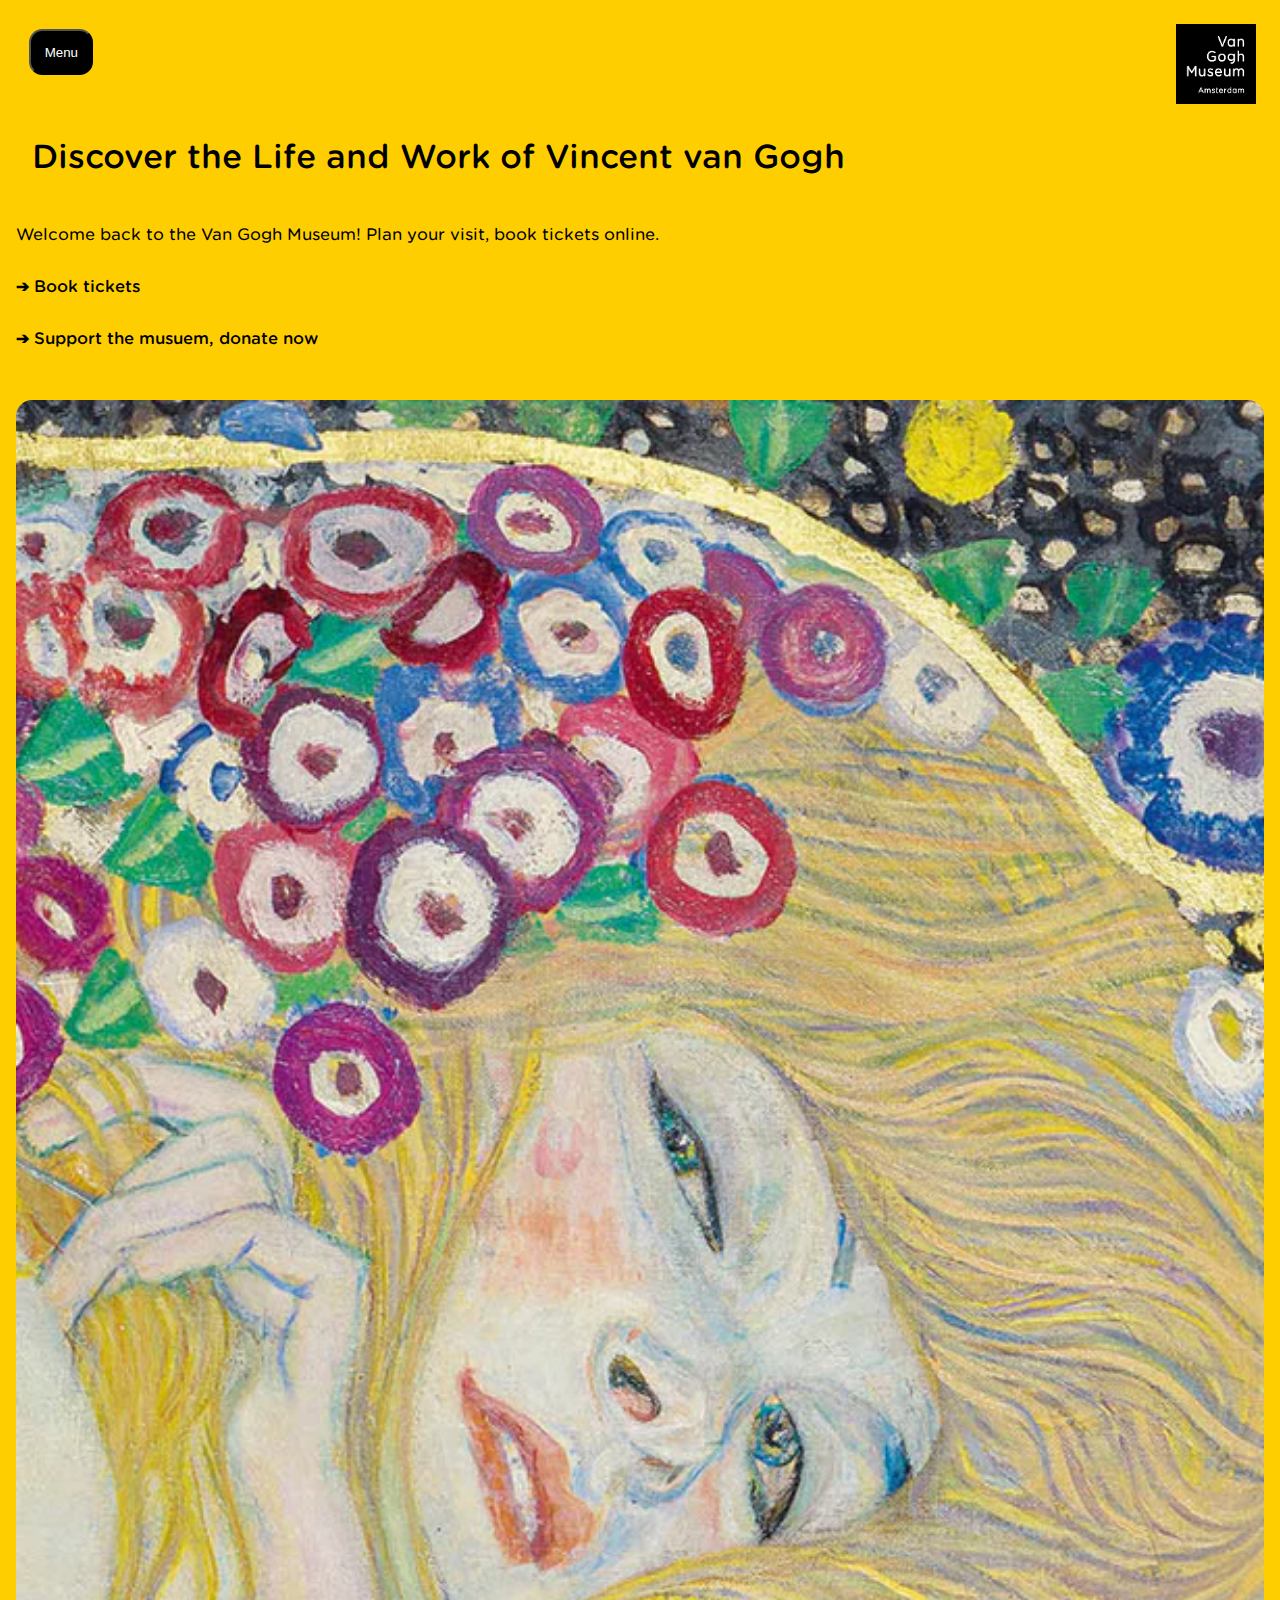
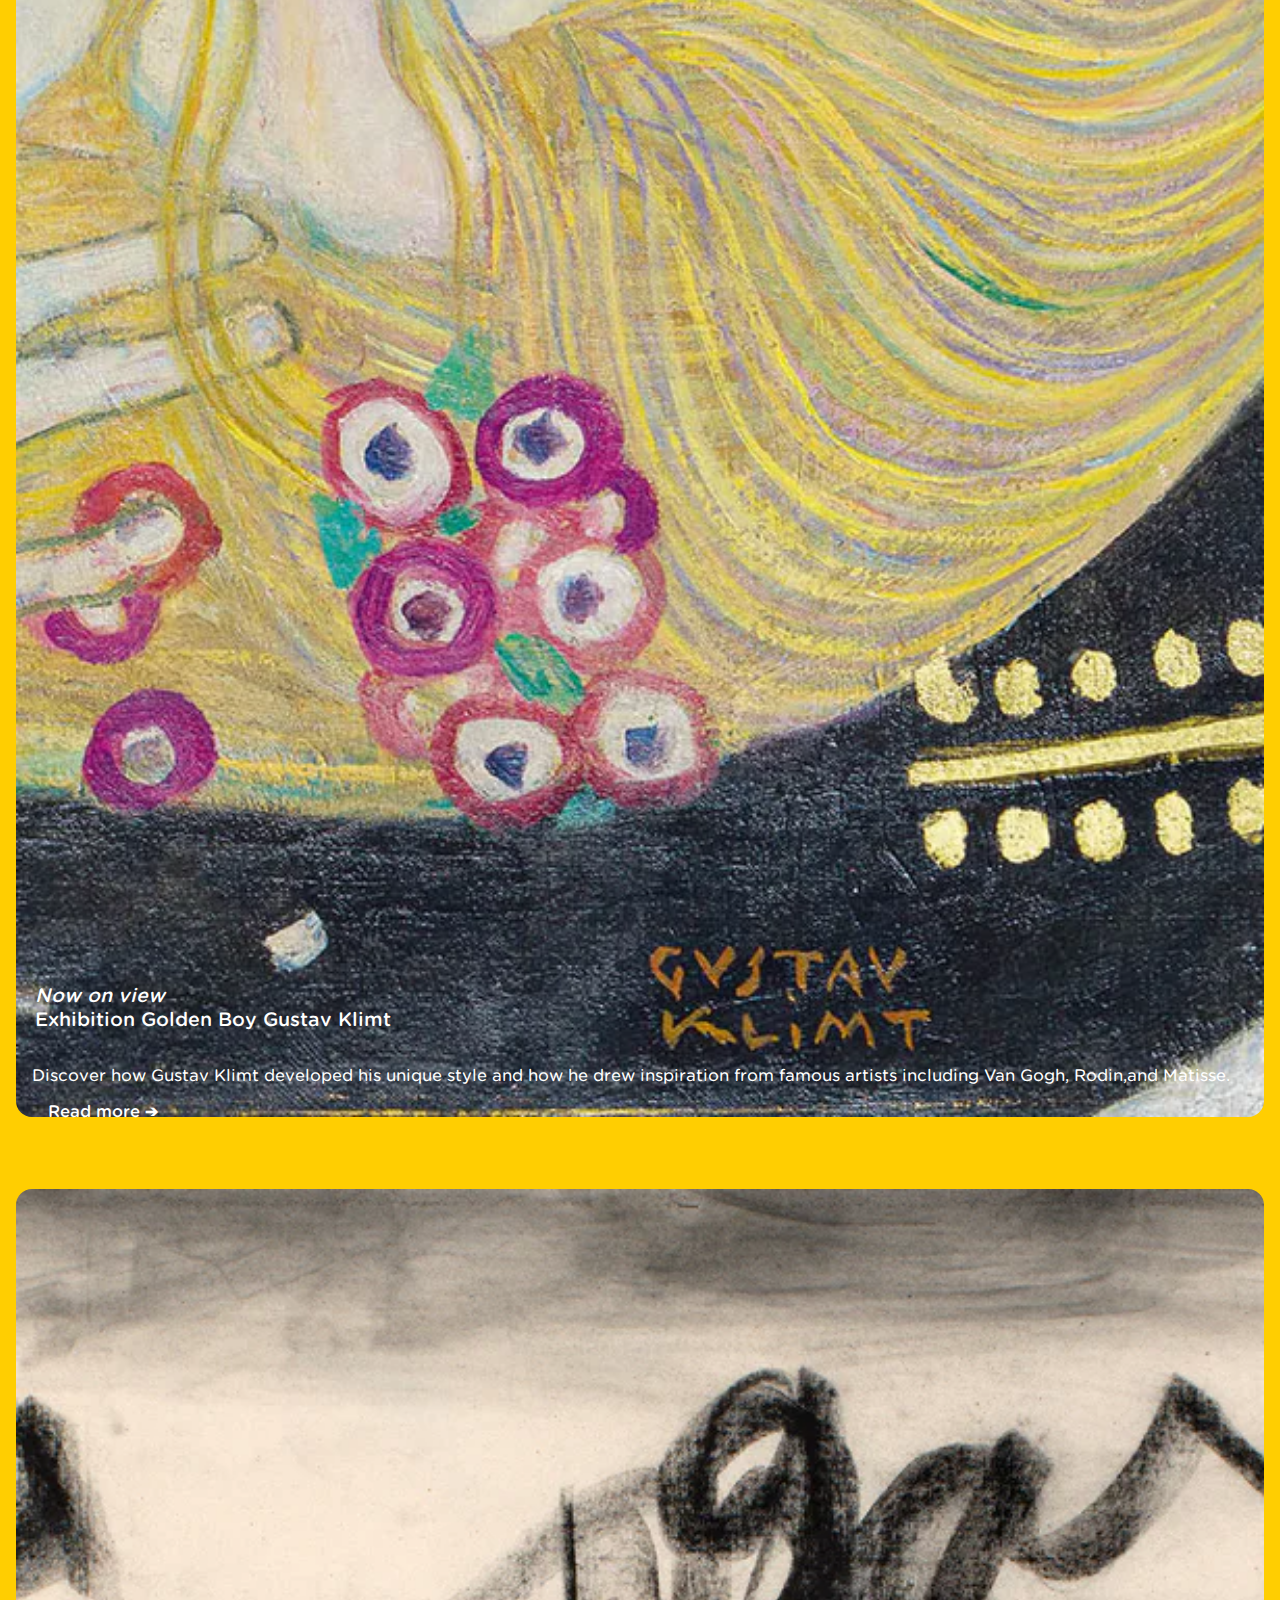
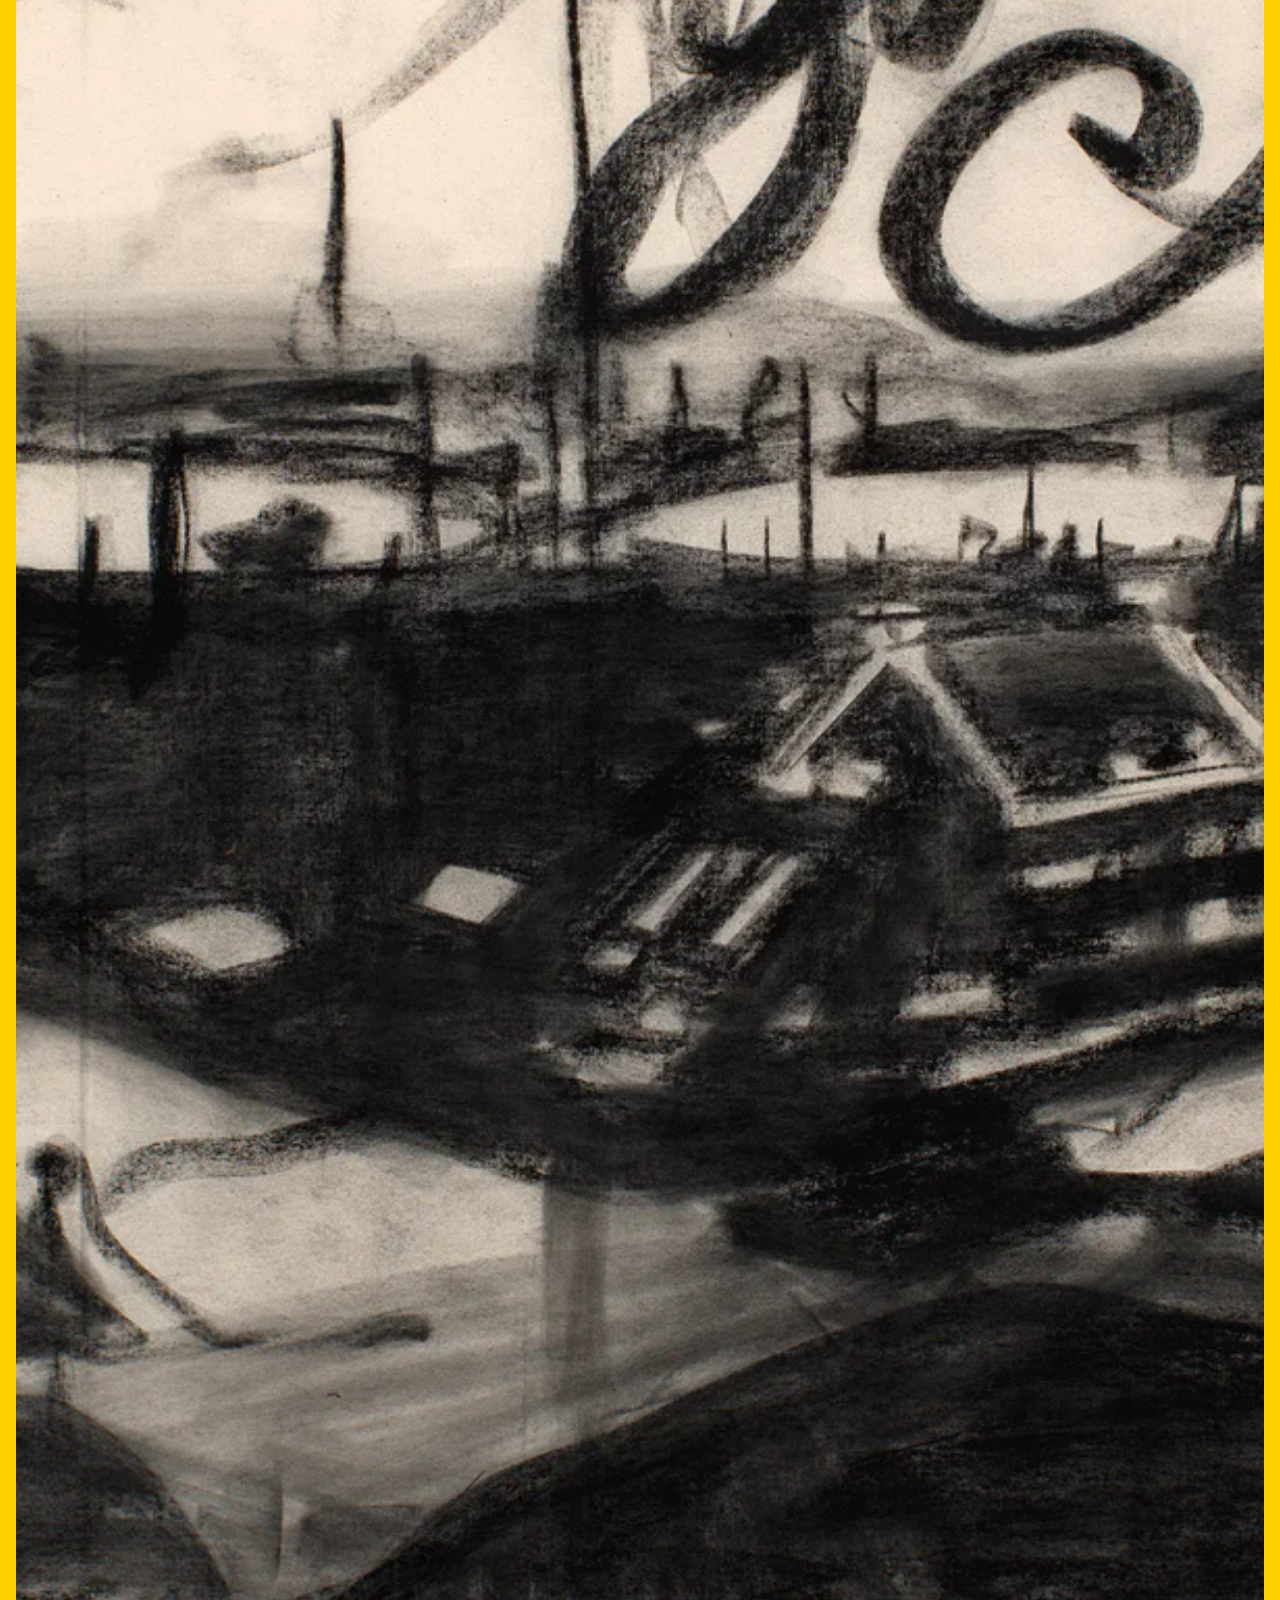
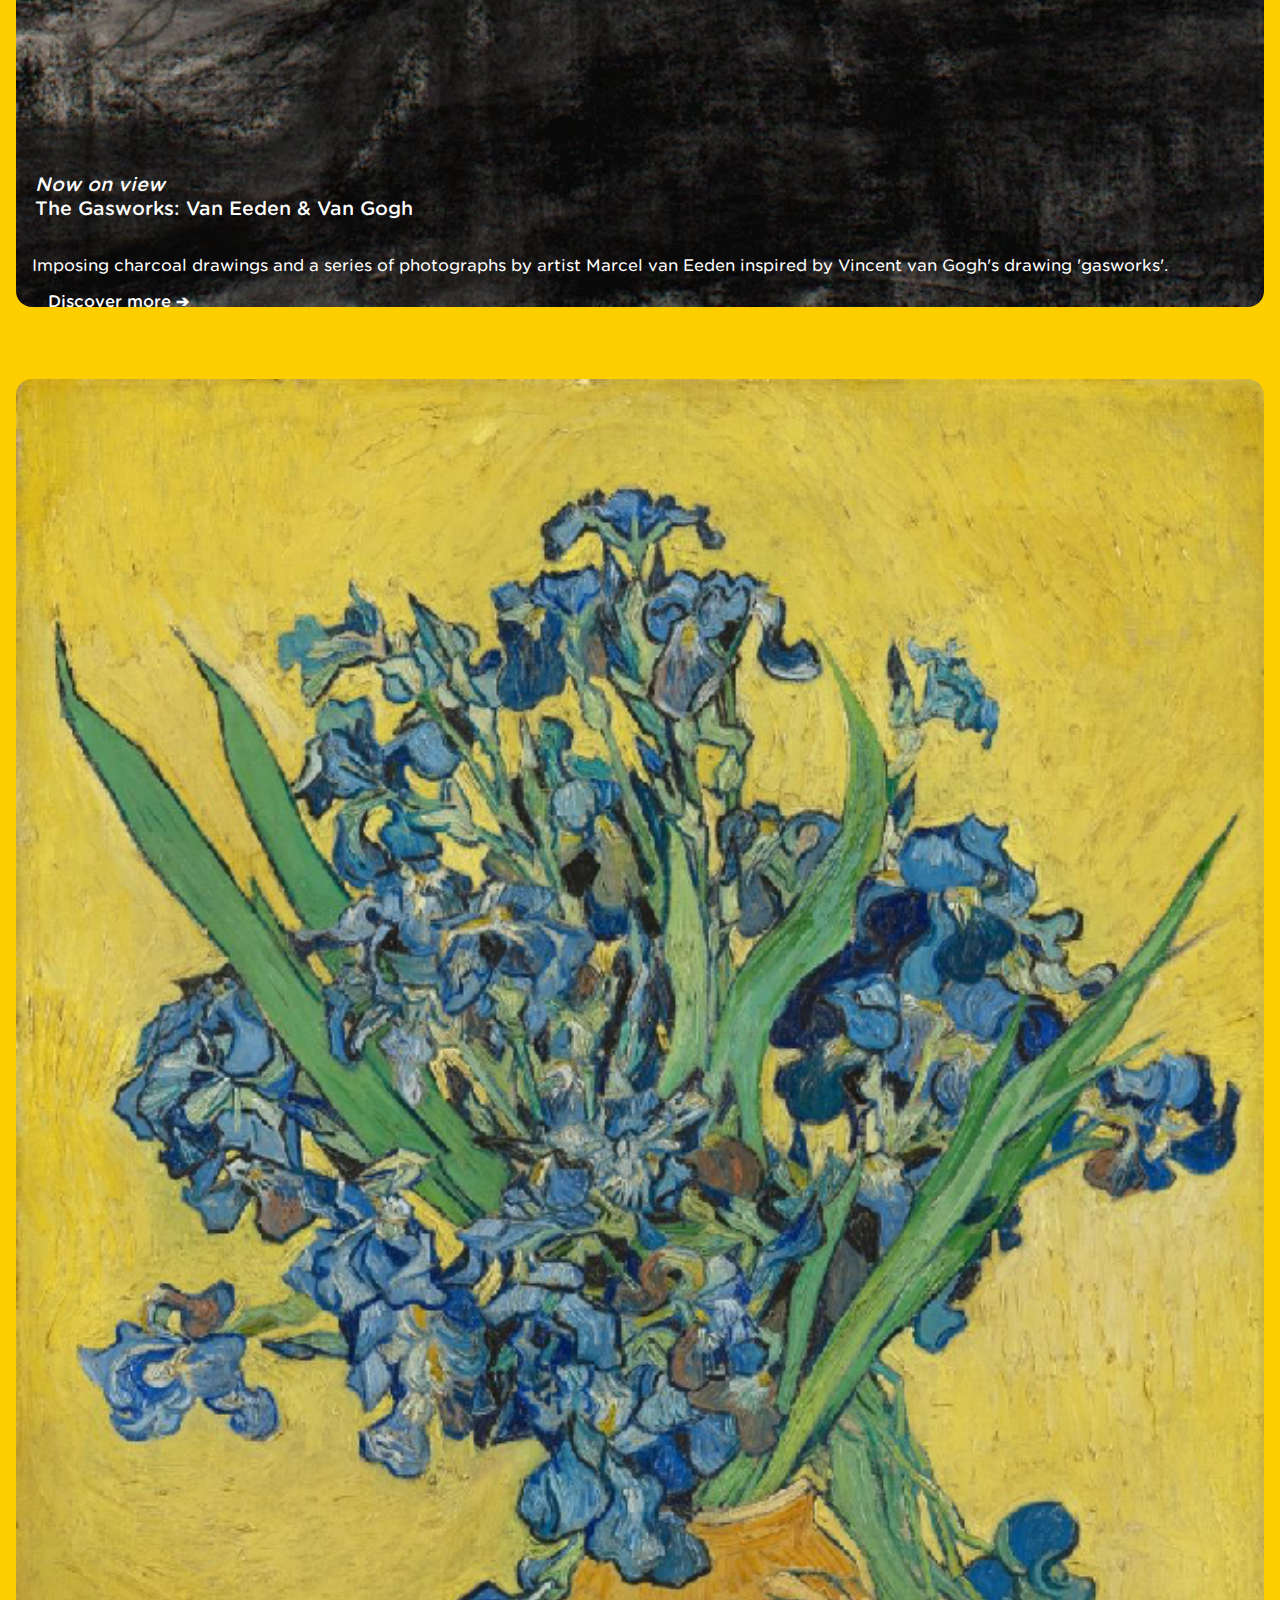
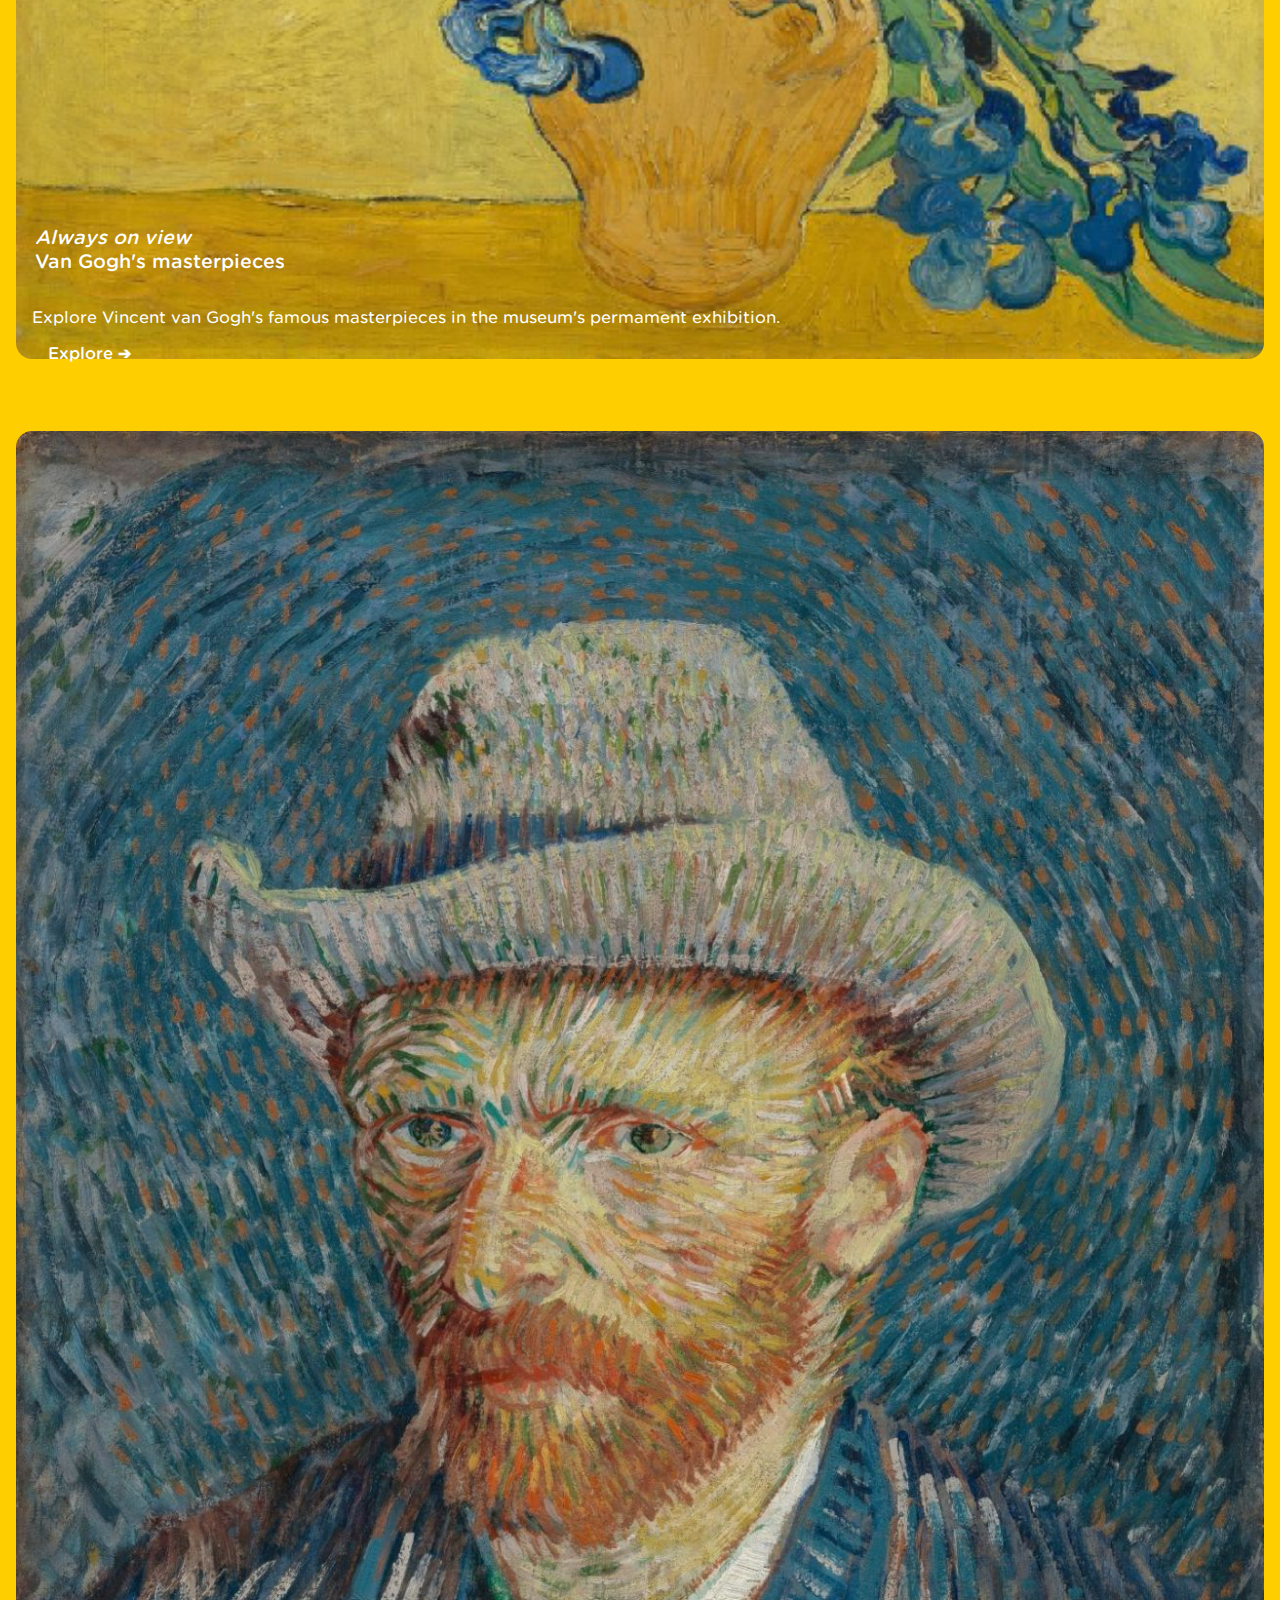
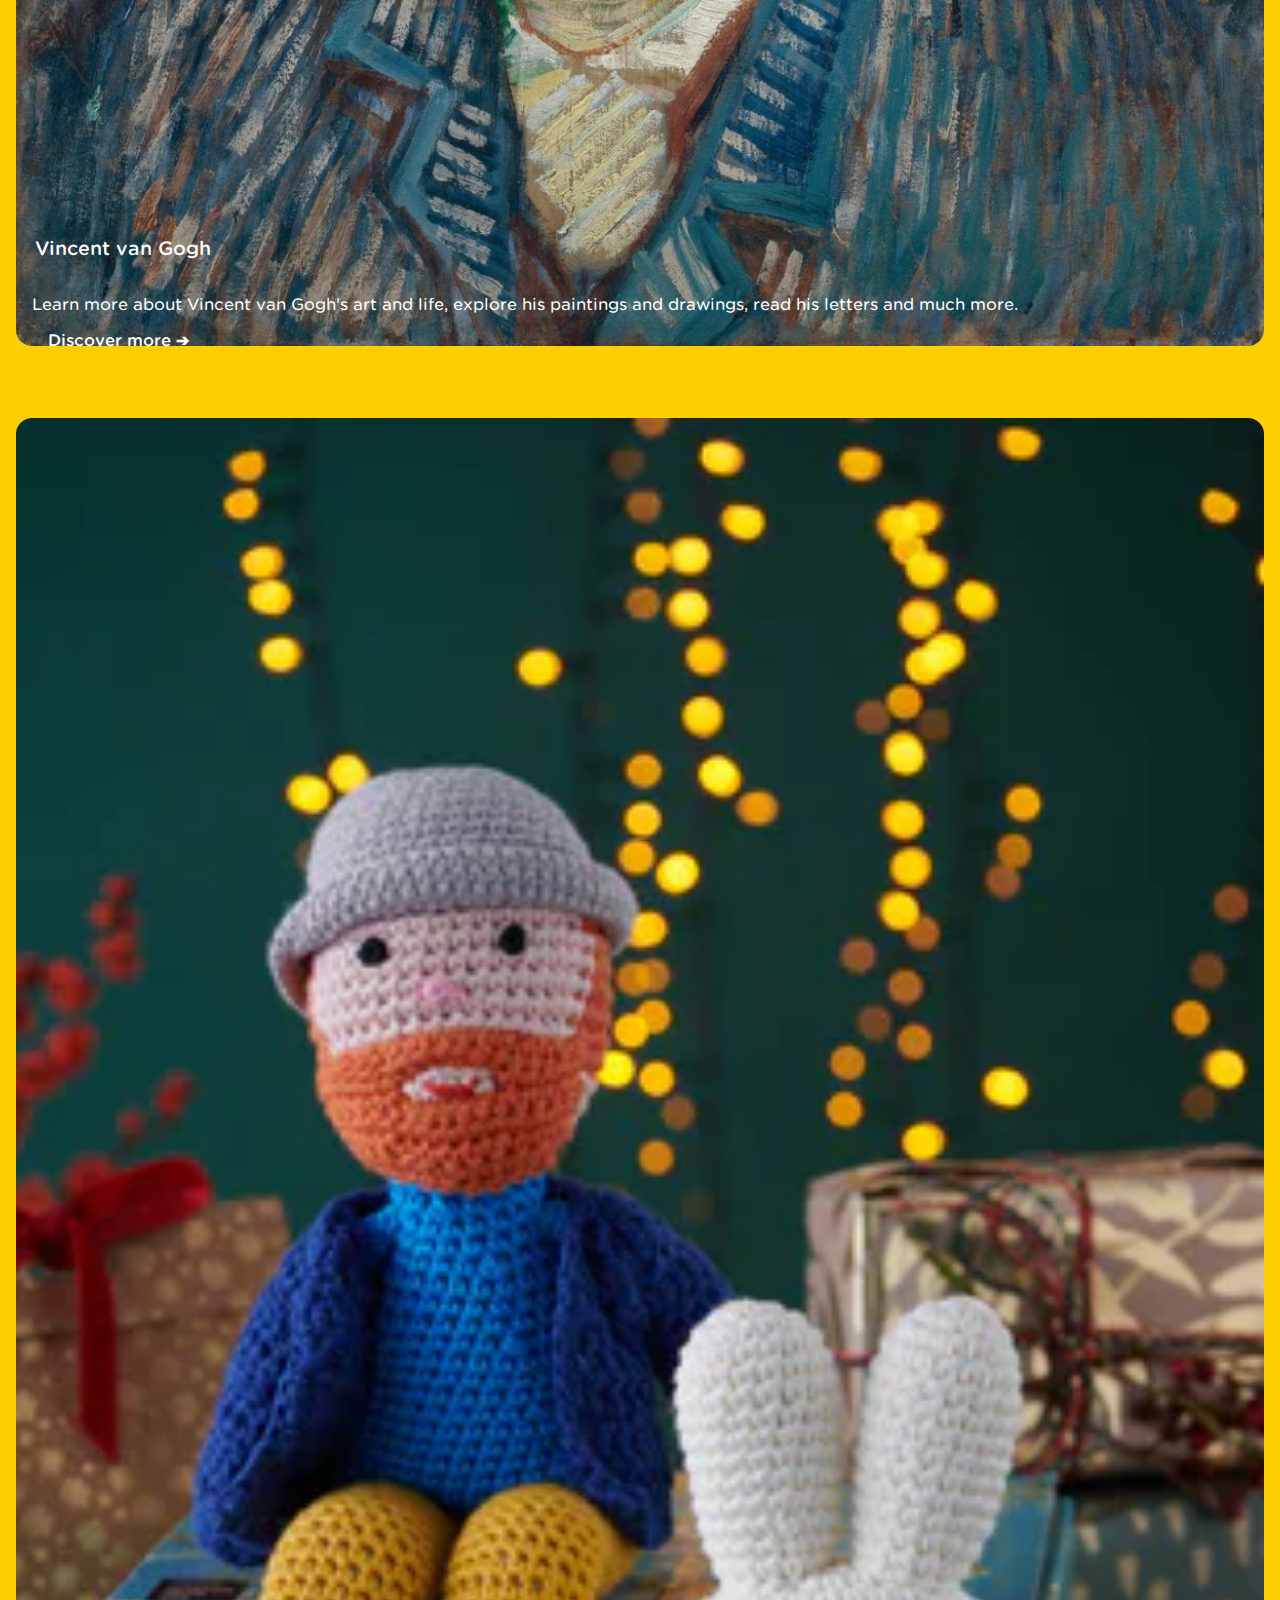
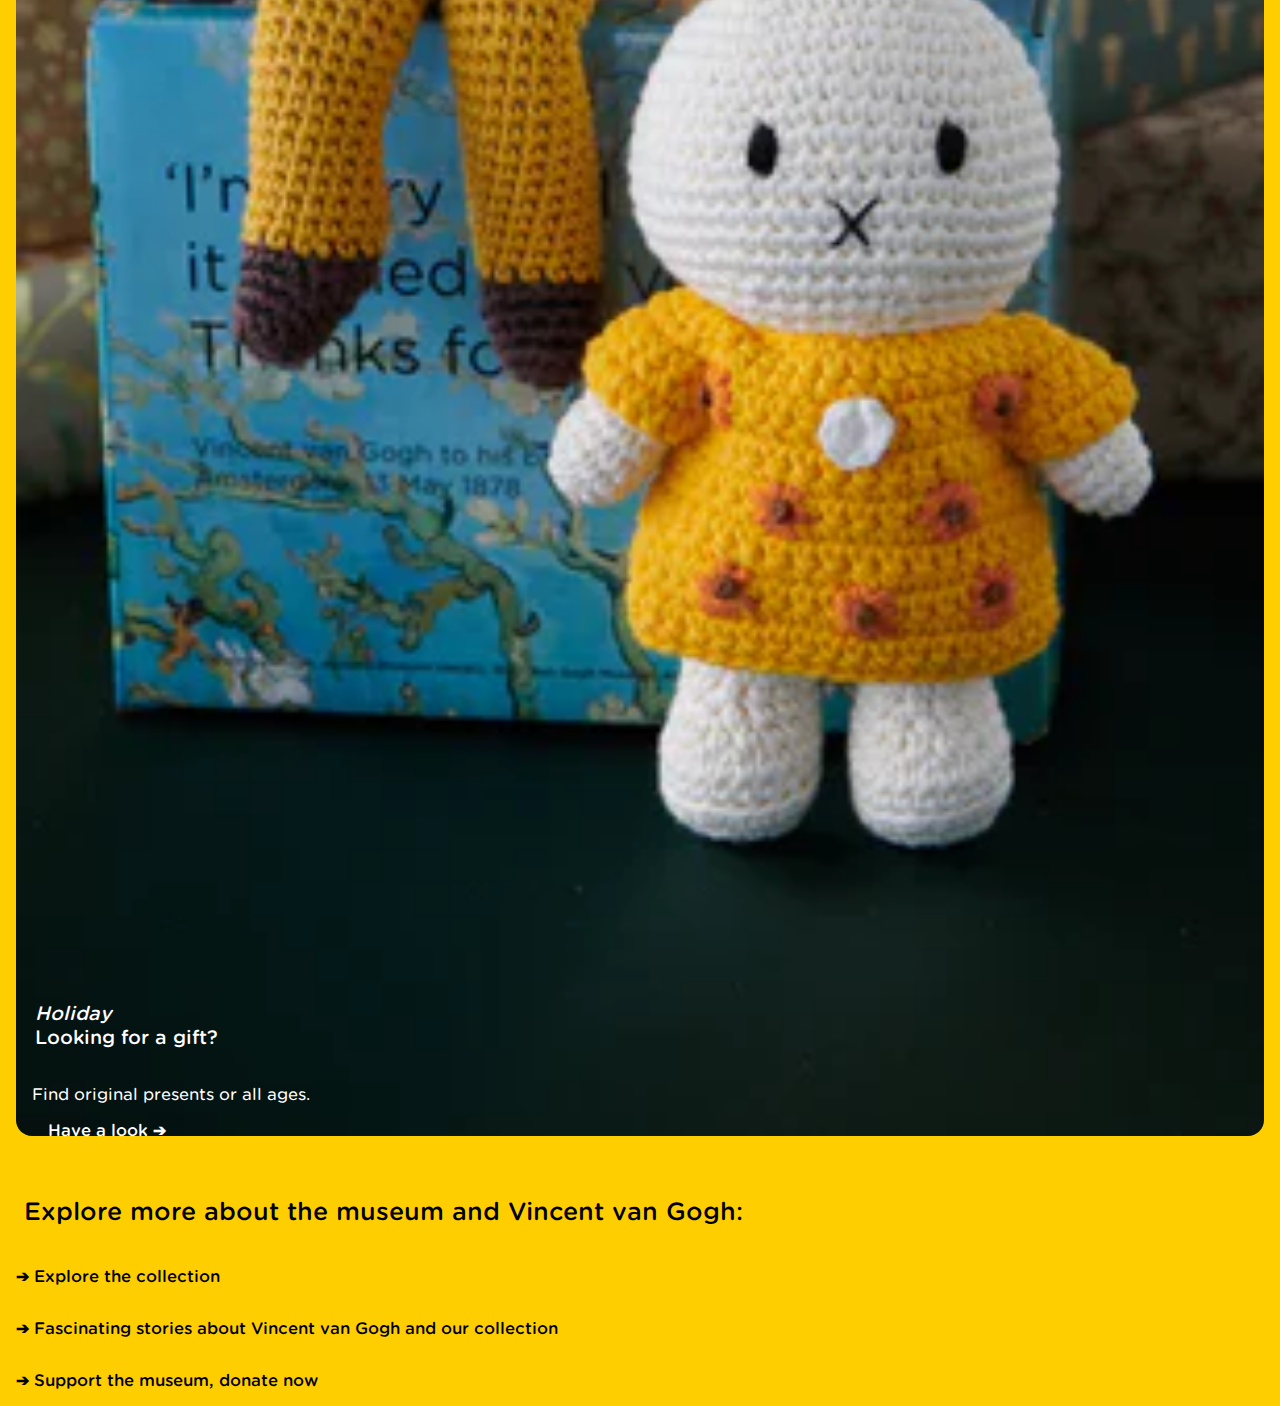
<file: index.html>
<!doctype html>
<html lang="en">

<head>
	<meta charset="UTF-8">
	<meta name="author" content="Michelle Akkermans">
	<meta name="viewport" content="width=device-width, initial-scale=1">

	<title>Van Gogh</title>
	<link href="styles/style.css" rel="stylesheet">
	<link rel="icon" type="image/svg+xml" href="images/logo.png">
</head>

<body>
	<header>
		<button>Menu</button>
		<nav>
			<button>Sluit</button>
			<ul>
				<li><a href="#">Home</a></li>
				<li><a href="#">Tickets and visits</a></li>
				<li><a href="#">Art and Stories</a></li>
				<li><a href="#">About</a></li>
				<li><a href="#">Webstore</a></li>
			</ul>
		</nav>
		<a href="index.html"><img src="images/logo.png" alt="Black logo of the Van Gogh Museum"></a>
	</header>
	<main>
		<section>
			<h1>Discover the Life and Work of Vincent van Gogh</h1>
			<p>Welcome back to the Van Gogh Museum! Plan your visit, book tickets online.</p>

			<a href="#"> &#10132; Book tickets </a>
			<a href="#"> &#10132; Support the musuem, donate now </a>


		</section>

		<ul>
			<li>
				<div>
					<h3><em>Now on view</em> Exhibition Golden Boy Gustav Klimt</h3>
					<p>Discover how Gustav Klimt developed his unique style and how he drew inspiration from famous
						artists including Van Gogh, Rodin,and Matisse.</p>
					<a href="collection.html">Read more &#10132;</a>
				</div>
				<a href="collection.html"><img src="images/gustavklimt.webp"
						alt="Drawing by Gustav Klimt, a blonde girl surrounded by flowers."></a>
			</li>


			<li>
				<div>
					<h3><em>Now on view</em>The Gasworks: Van Eeden & Van Gogh</h3>
					<p>Imposing charcoal drawings and a series of photographs by artist Marcel van Eeden inspired by
						Vincent van Gogh's drawing 'gasworks'.</p>
					<a href="collection.html">Discover more &#10132;</a>
				</div>
				<a href="collection.html"><img src="images/vaneeden.webp"
						alt="Charcoal drawing made by Marcel van Eeden showing a dark harbour."></a>
			</li>

			<li>
				<div>
					<h3><em>Always on view</em>Van Gogh's masterpieces</h3>
					<p>Explore Vincent van Gogh's famous masterpieces in the museum's permament exhibition.</p>
					<a href="collection.html">Explore &#10132;</a>
				</div>
				<a href="collection.html"><img src="images/flowersandblossom.webp"
						alt="Painting of bliue flowers by Vincent van Gogh."></a>
			</li>

			<li>
				<div>
					<h3>Vincent van Gogh</h3>
					<p>Learn more about Vincent van Gogh's art and life, explore his paintings and drawings, read his
						letters and much more.</p>
					<a href="collection.html">Discover more &#10132;</a>
				</div>
				<a href="collection.html"><img src="images/selfportrait.jpeg"
						alt="Selfportrait by Vincent van Gogh."></a>
			</li>

			<li>
				<div>
					<h3><em>Holiday</em>Looking for a gift?</h3>
					<p>Find original presents or all ages.</p>
					<a href="collection.html">Have a look &#10132;</a>
				</div>
				<a href="collection.html"><img src="images/Holiday.webp"
						alt="crocheted gifts, one of Vincent and one of Miffy."></a>
			</li>
		</ul>
	</main>

	<footer>
		<h2>Explore more about the museum and Vincent van Gogh:</h2>
		<nav>
			<ul>
				<li><a href="#"> &#10132; Explore the collection</a></li>
				<li><a href="#"> &#10132; Fascinating stories about Vincent van Gogh and our collection</a></li>
				<li><a href="#"> &#10132; Support the museum, donate now</a></li>
			</ul>
		</nav>
	</footer>
</body>
<script defer src="scripts/script.js"></script>

</html>
</file>
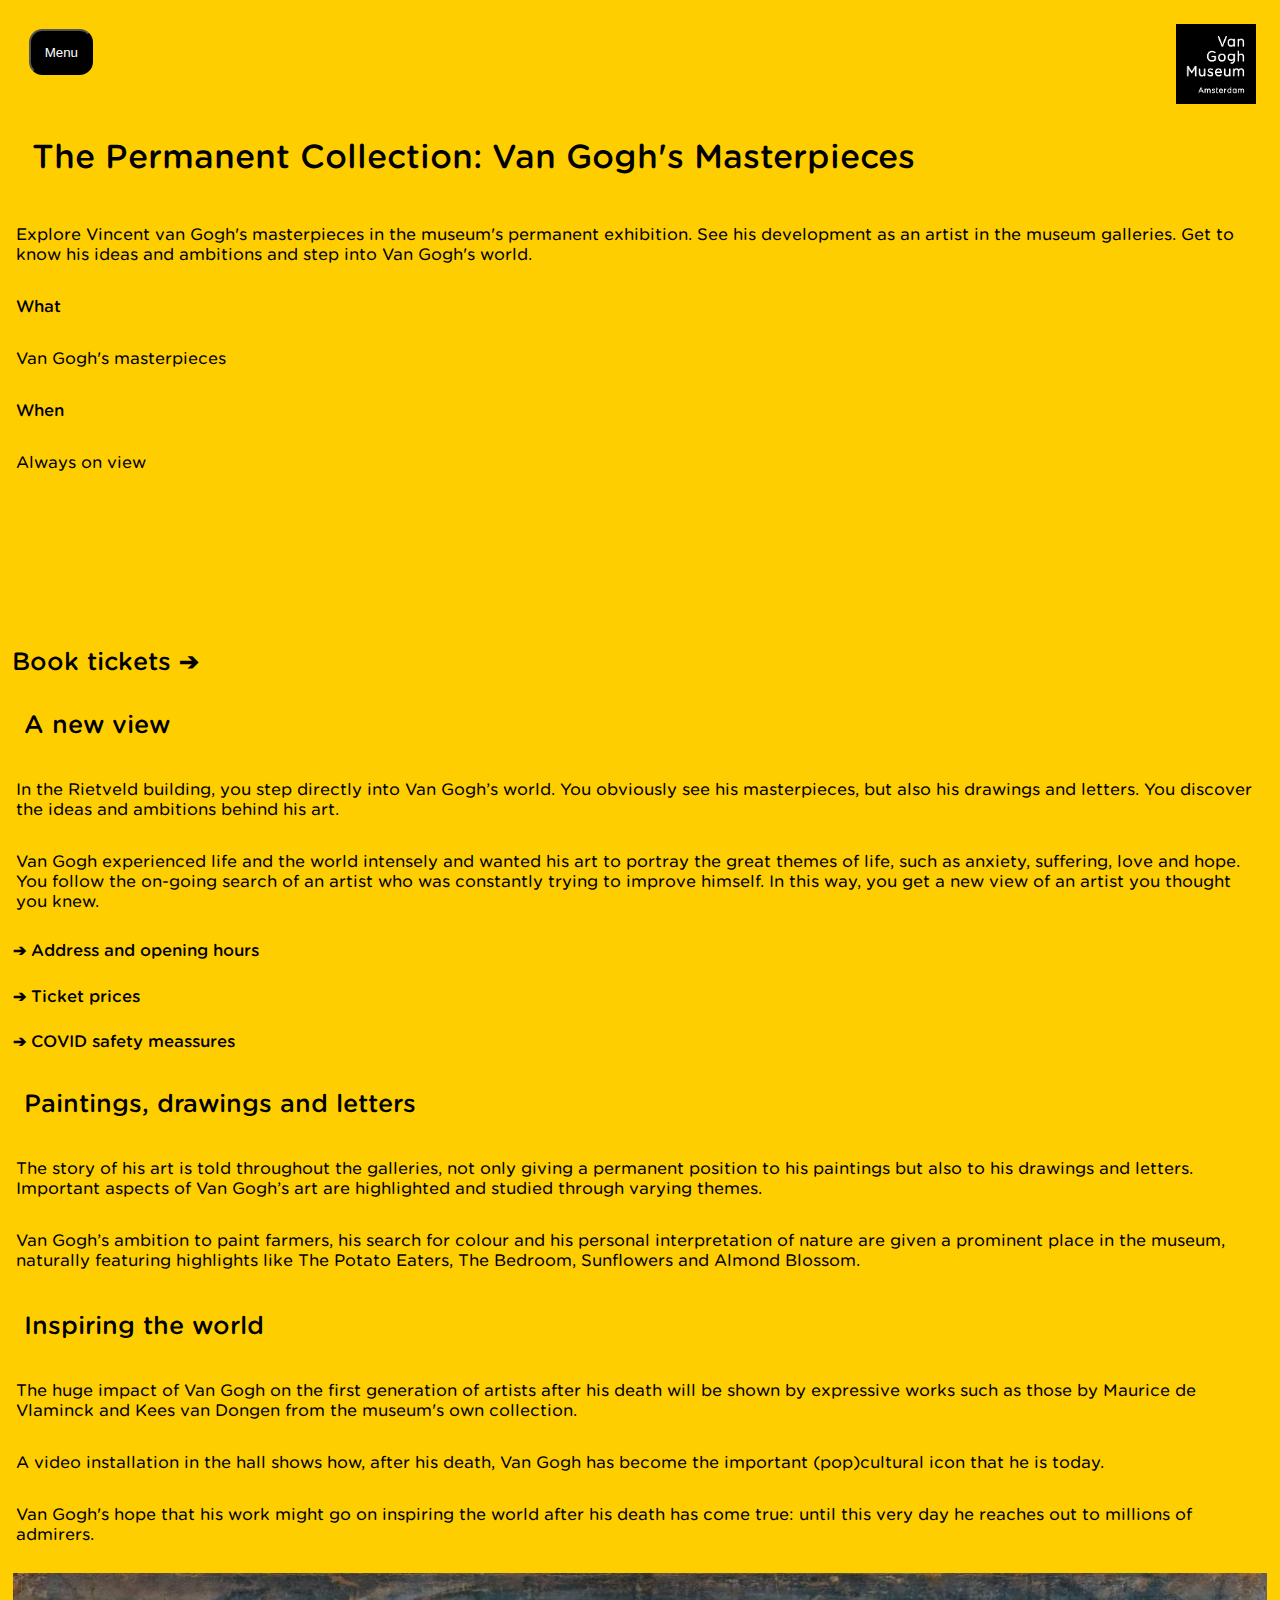
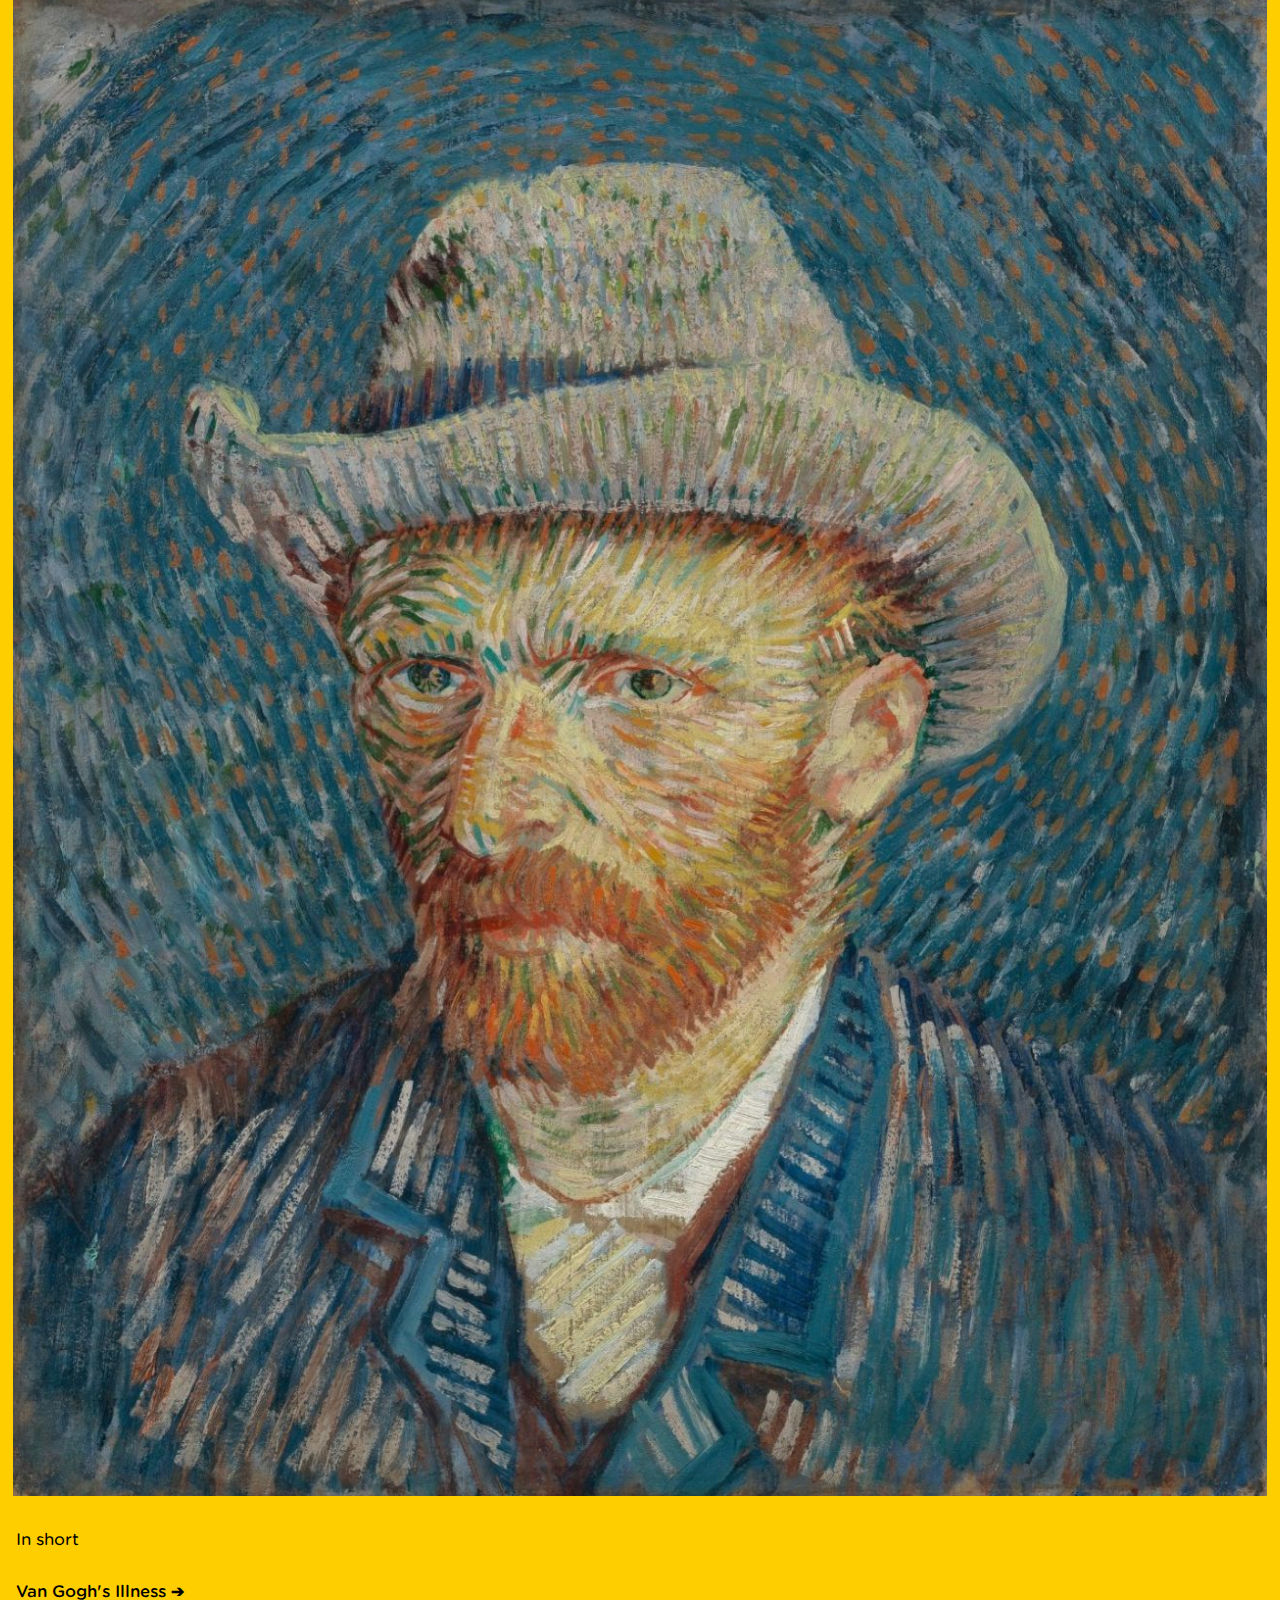
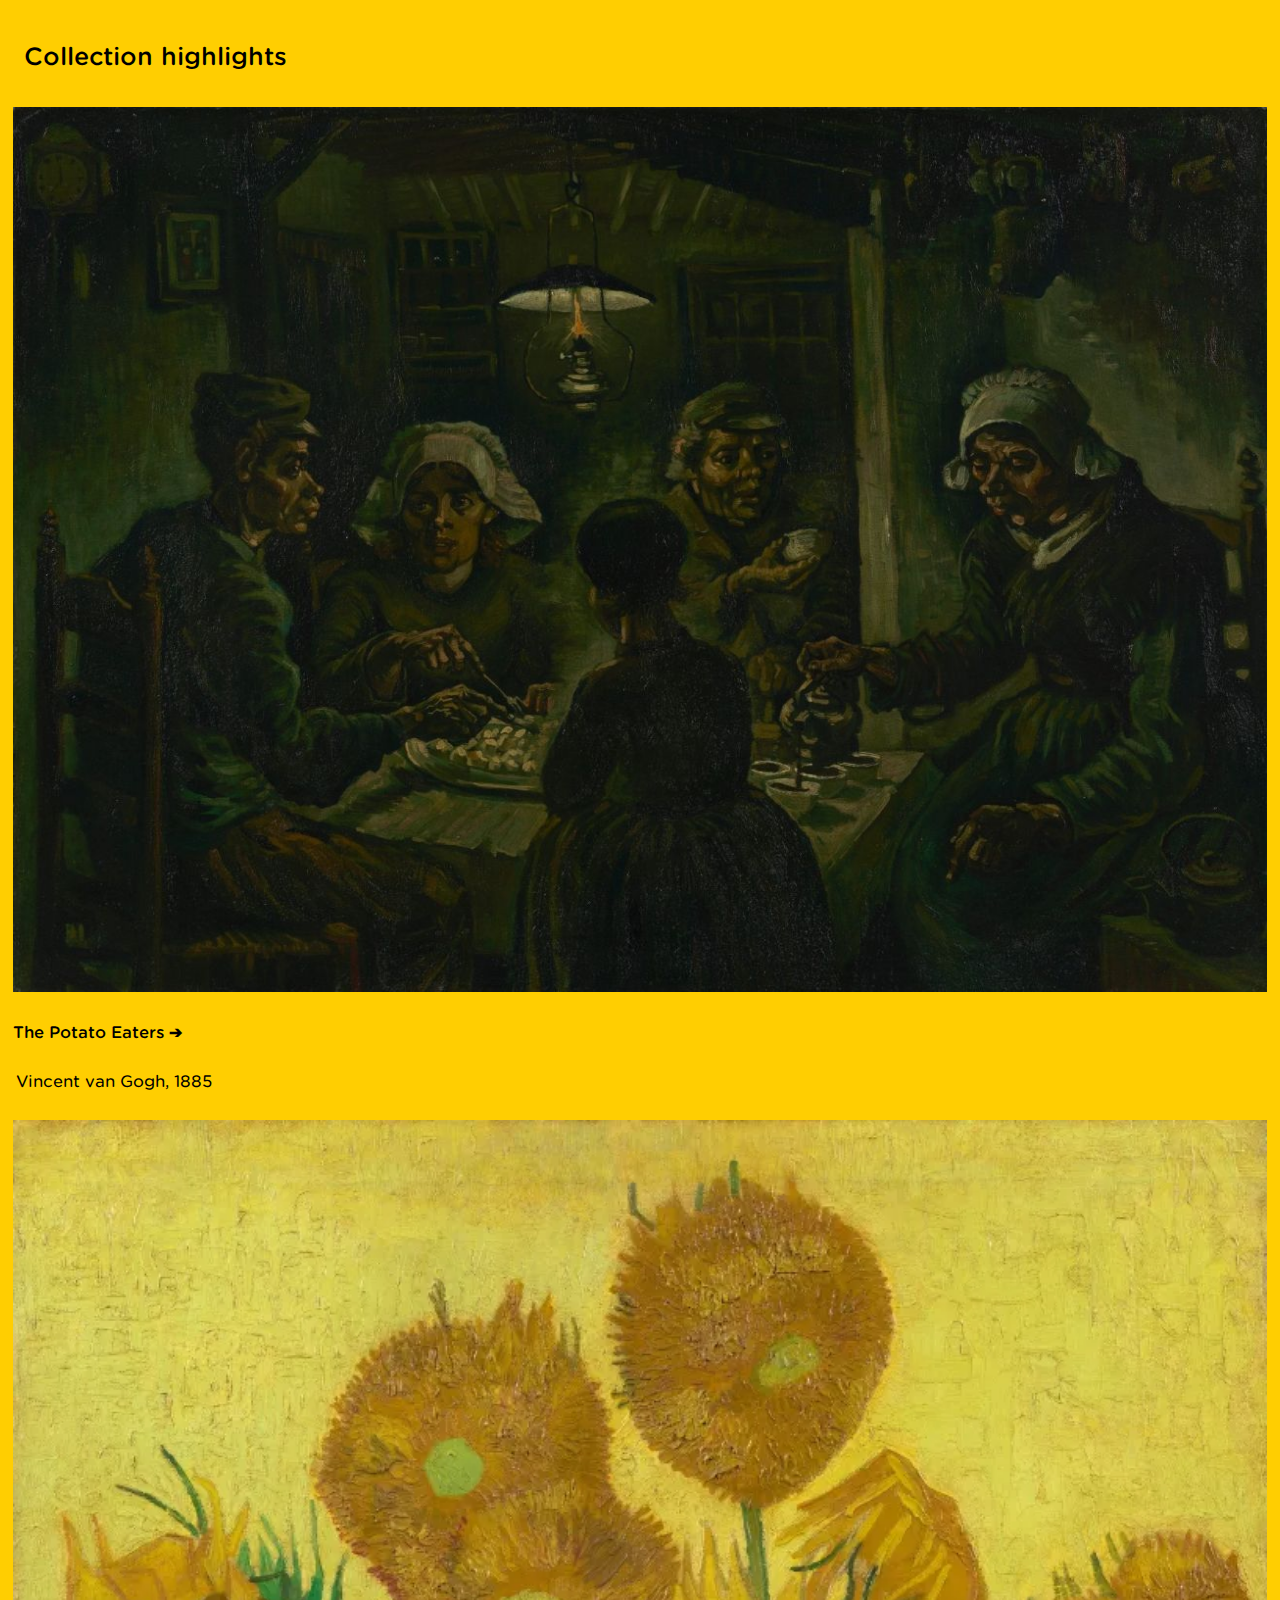
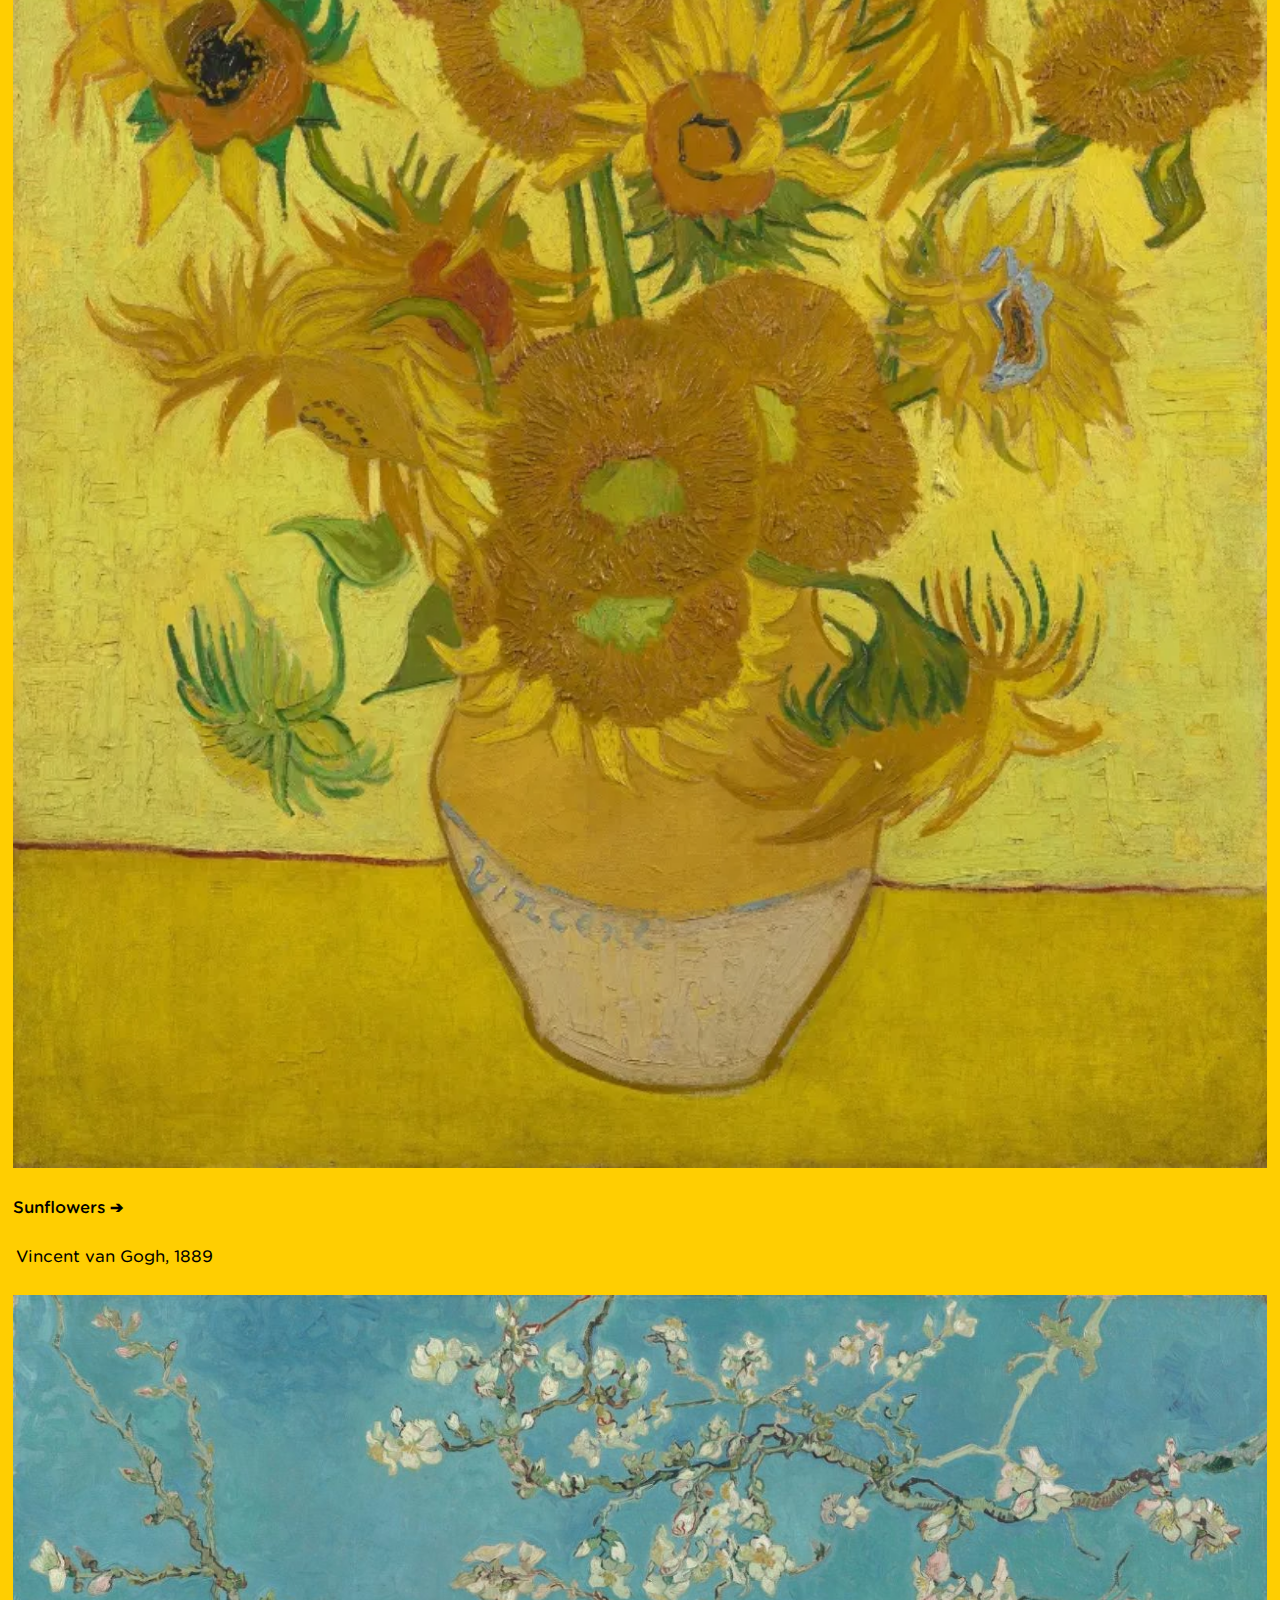
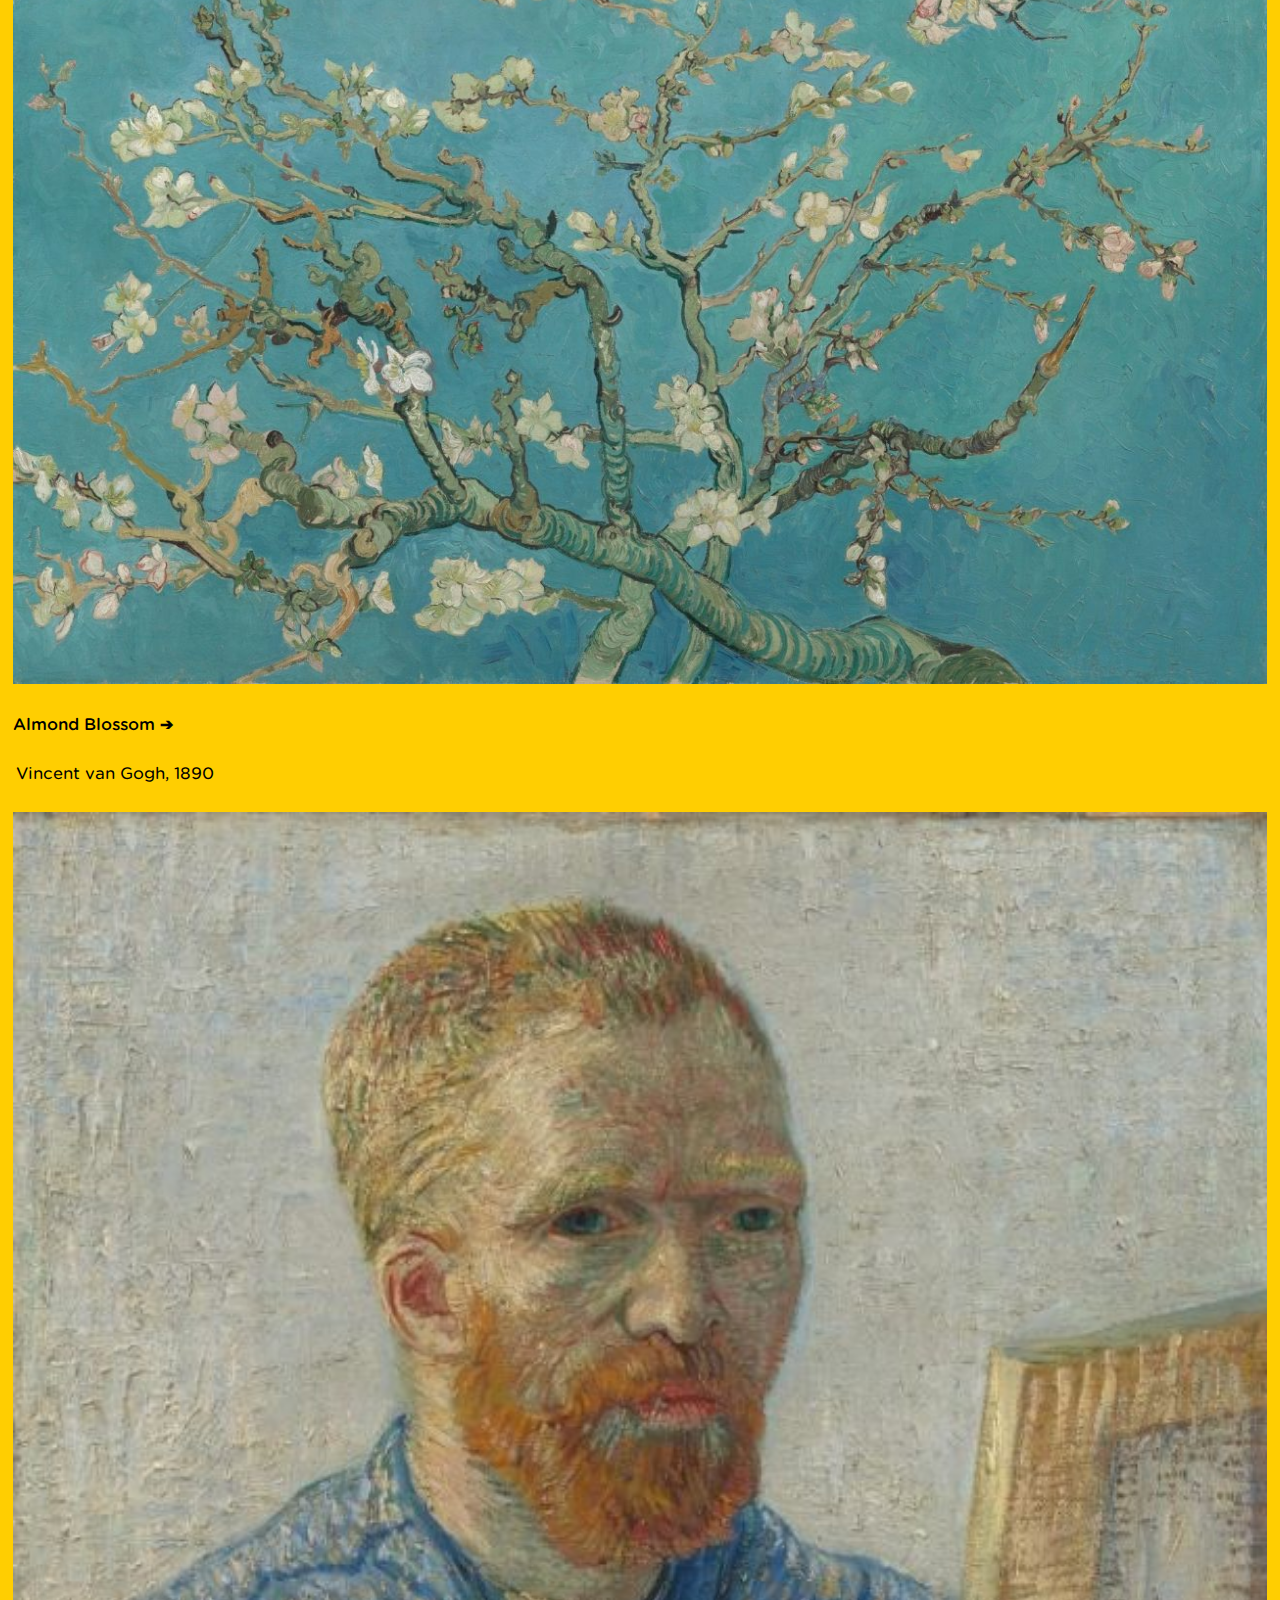
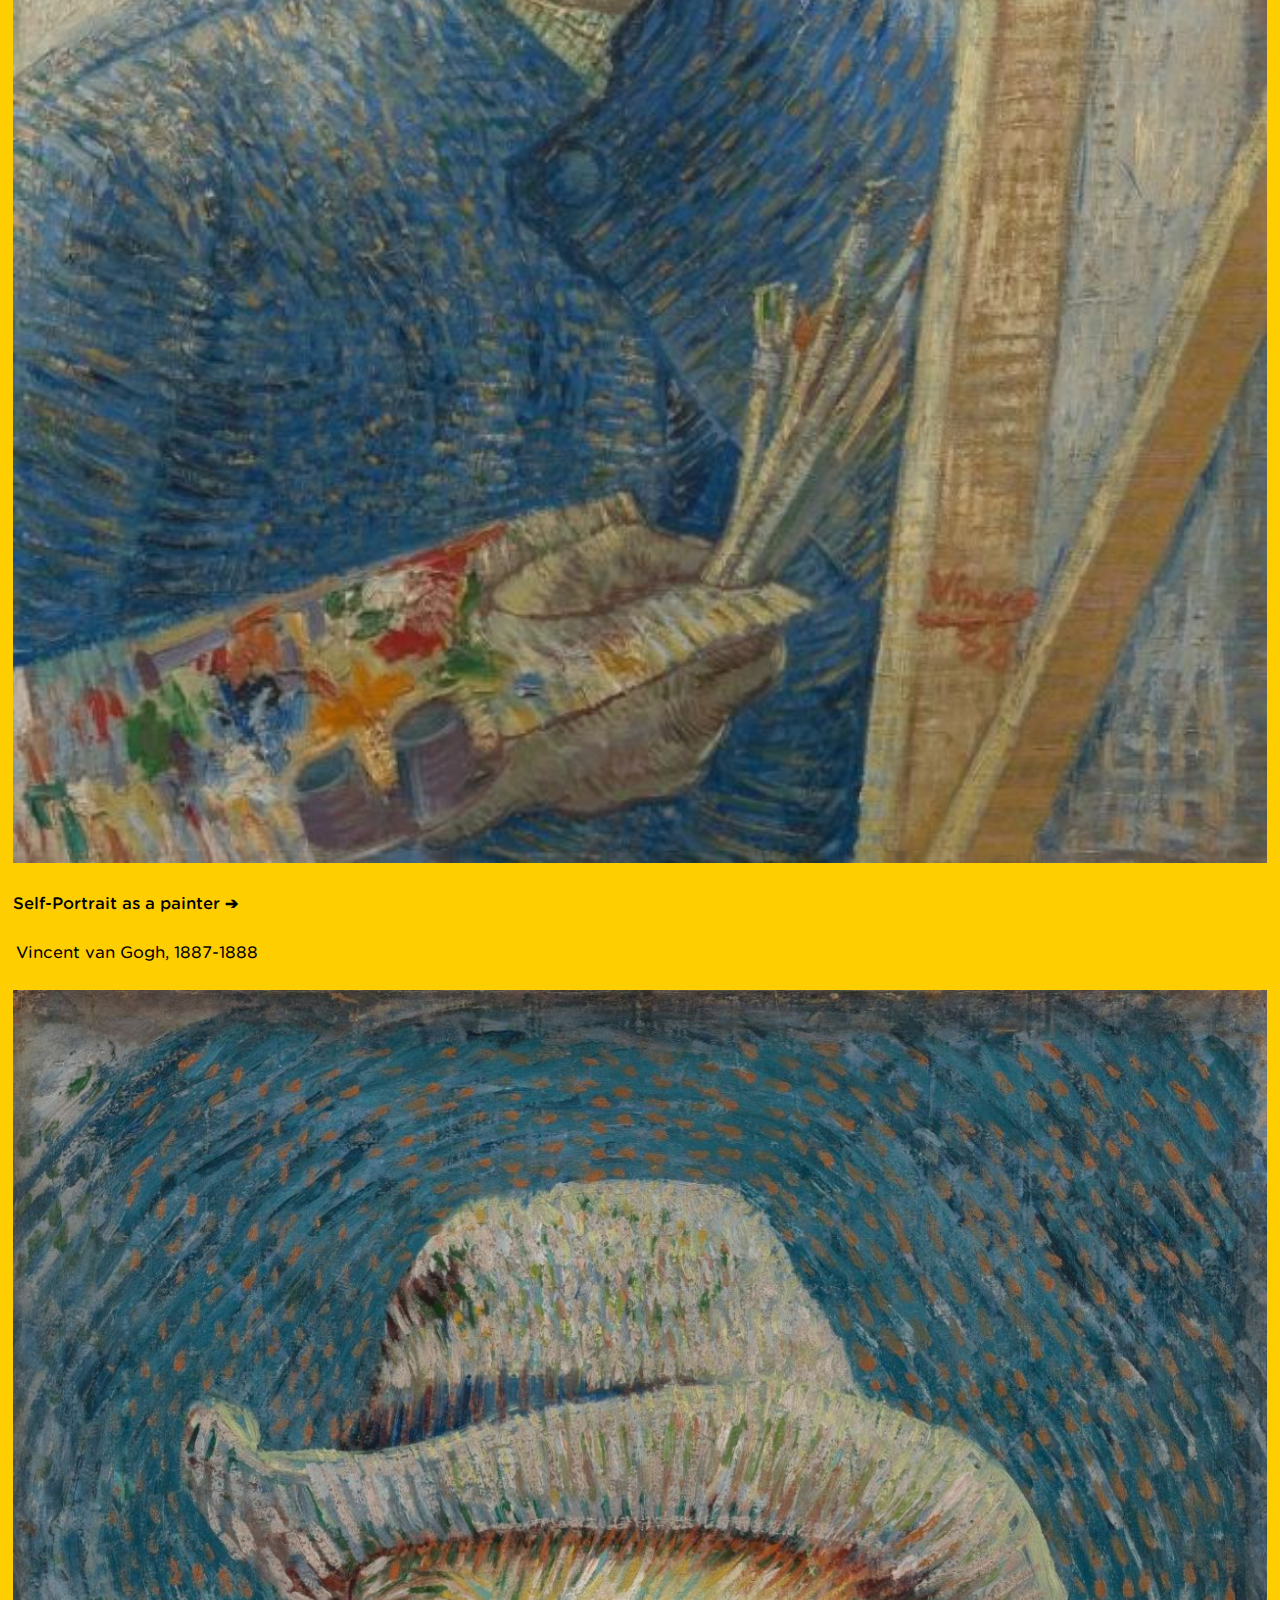
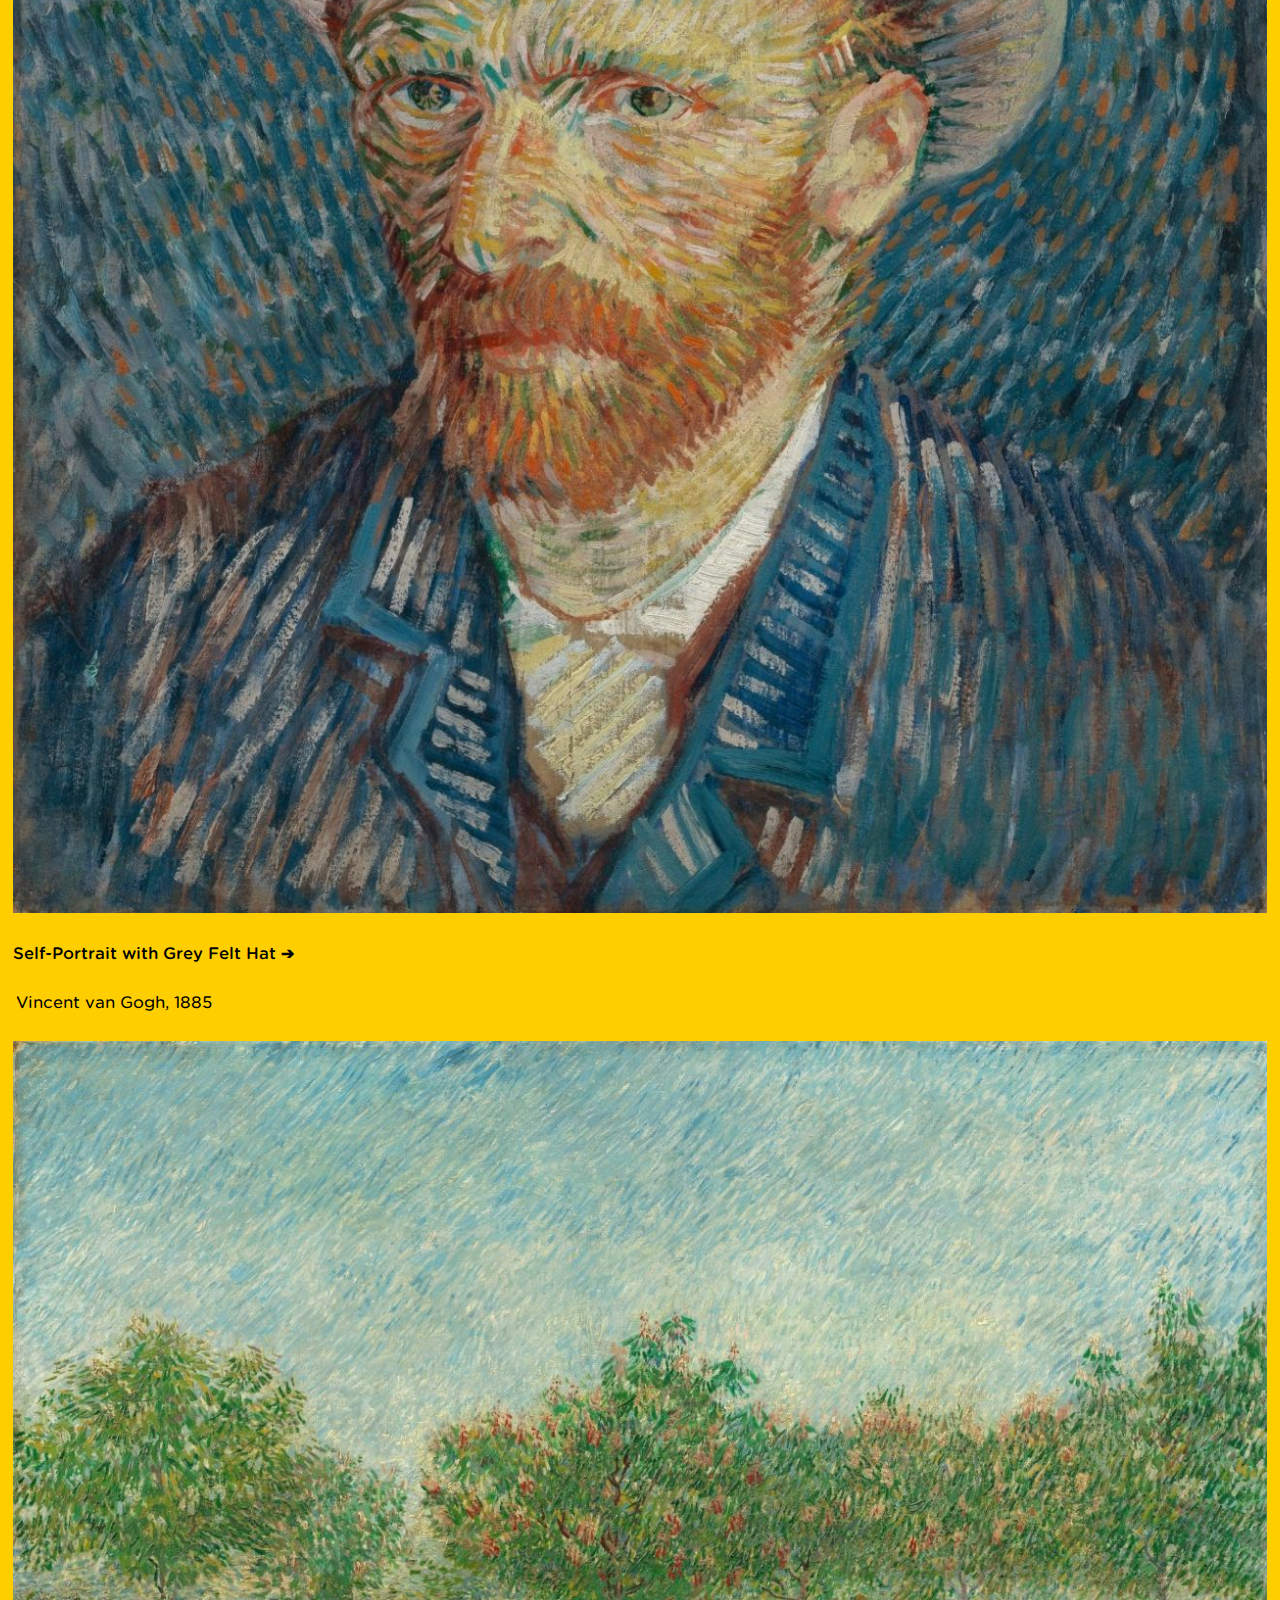
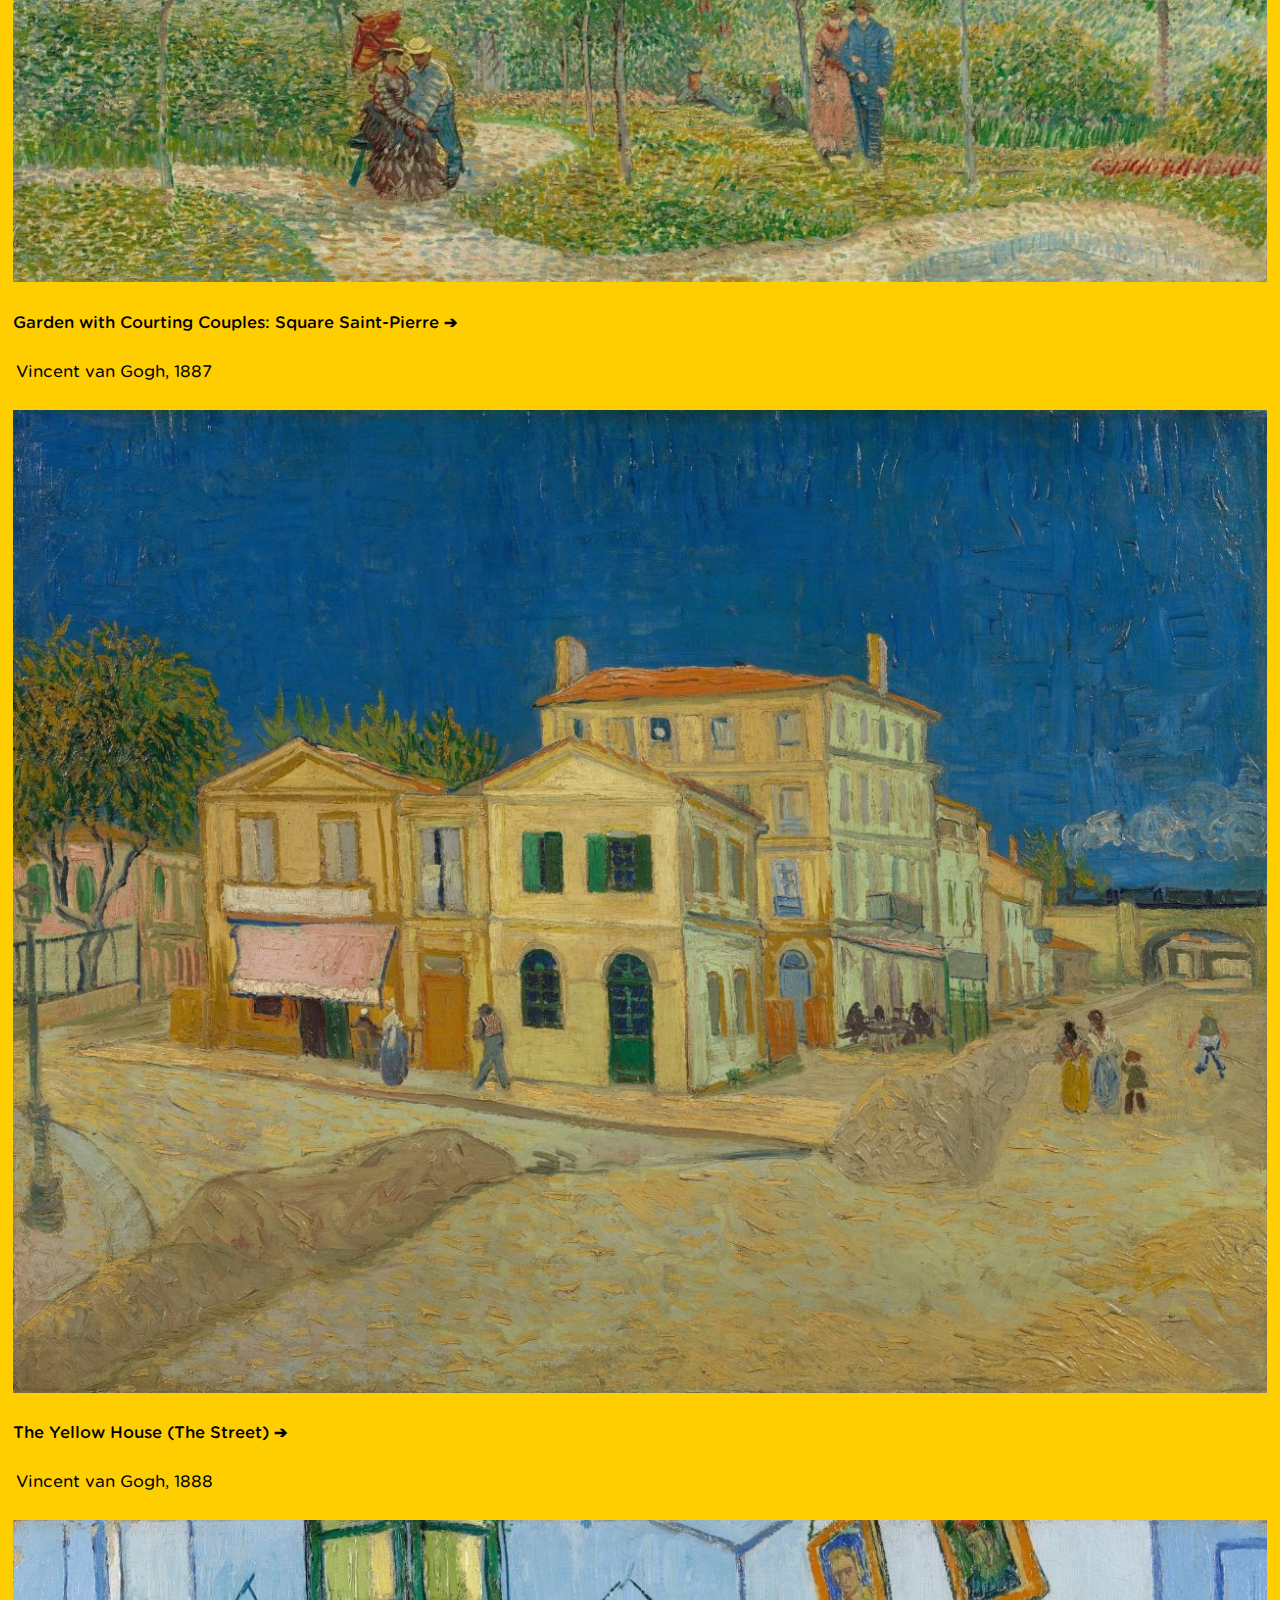
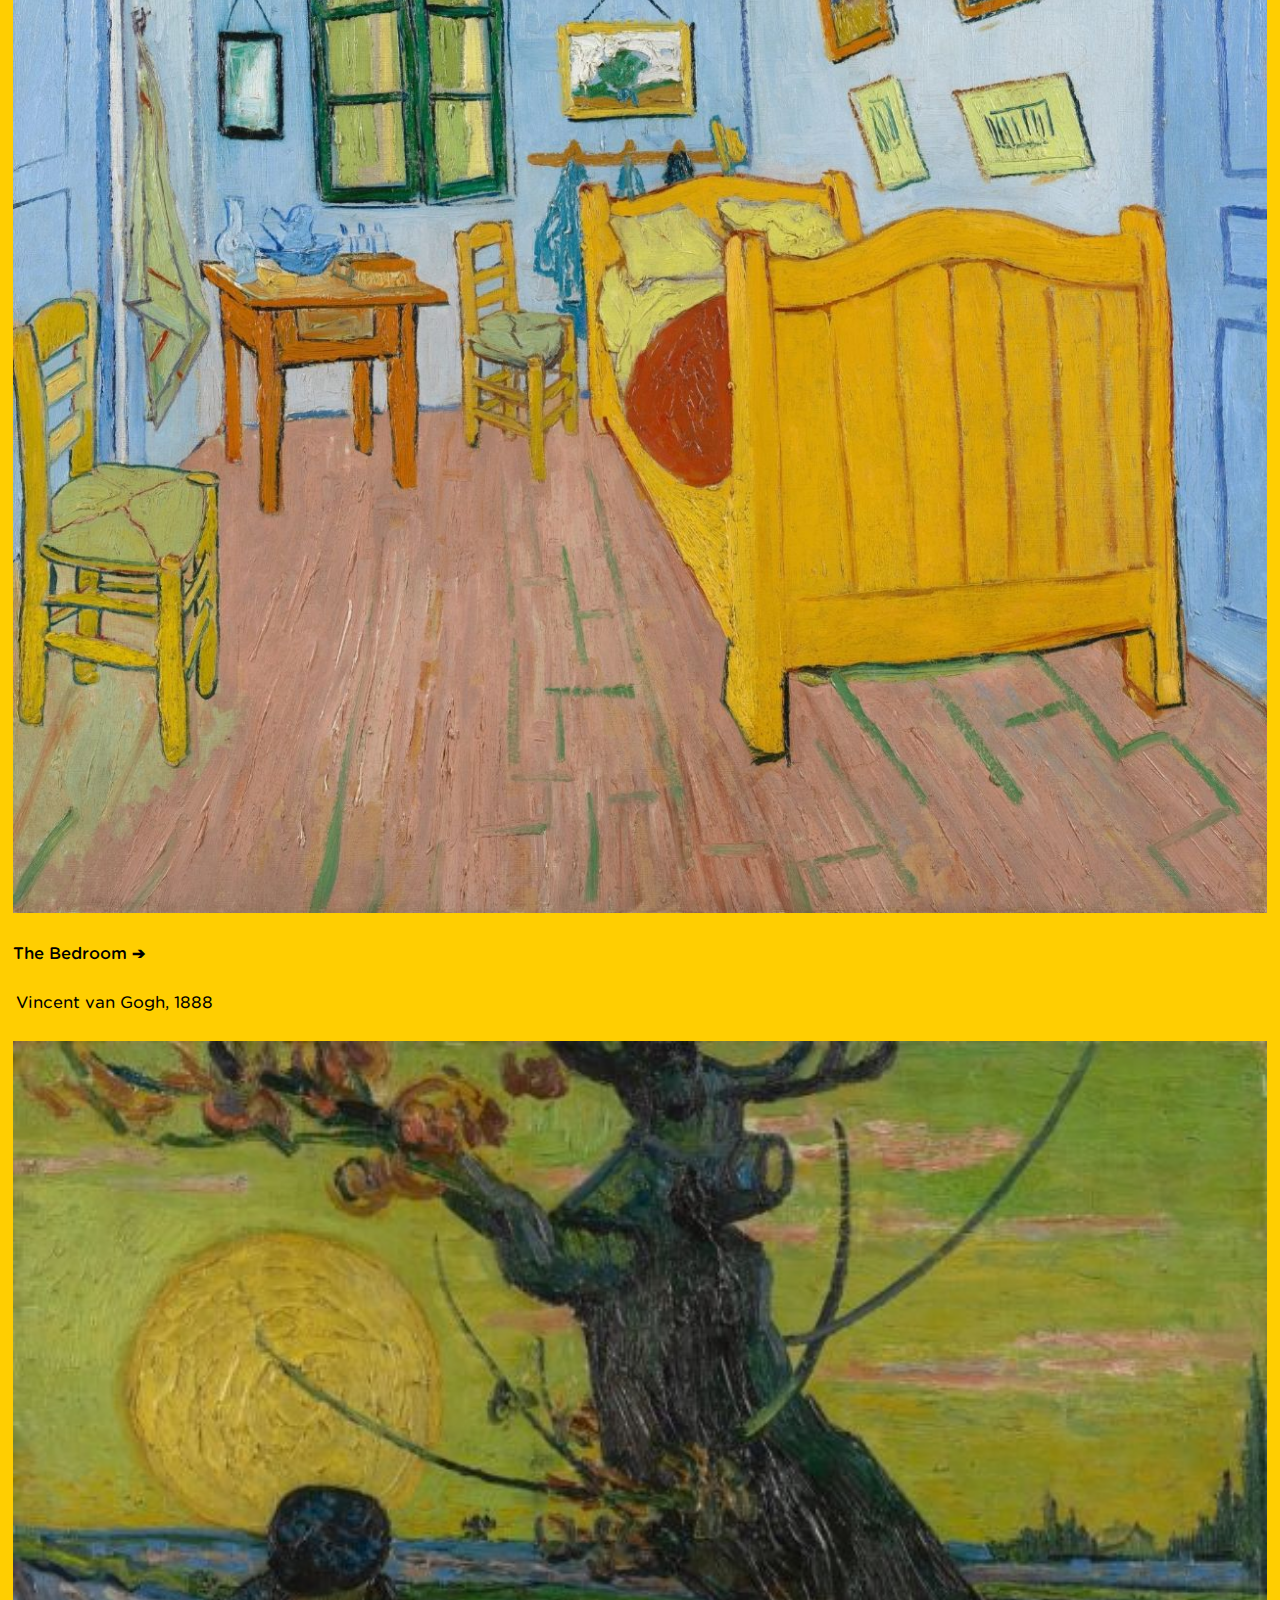
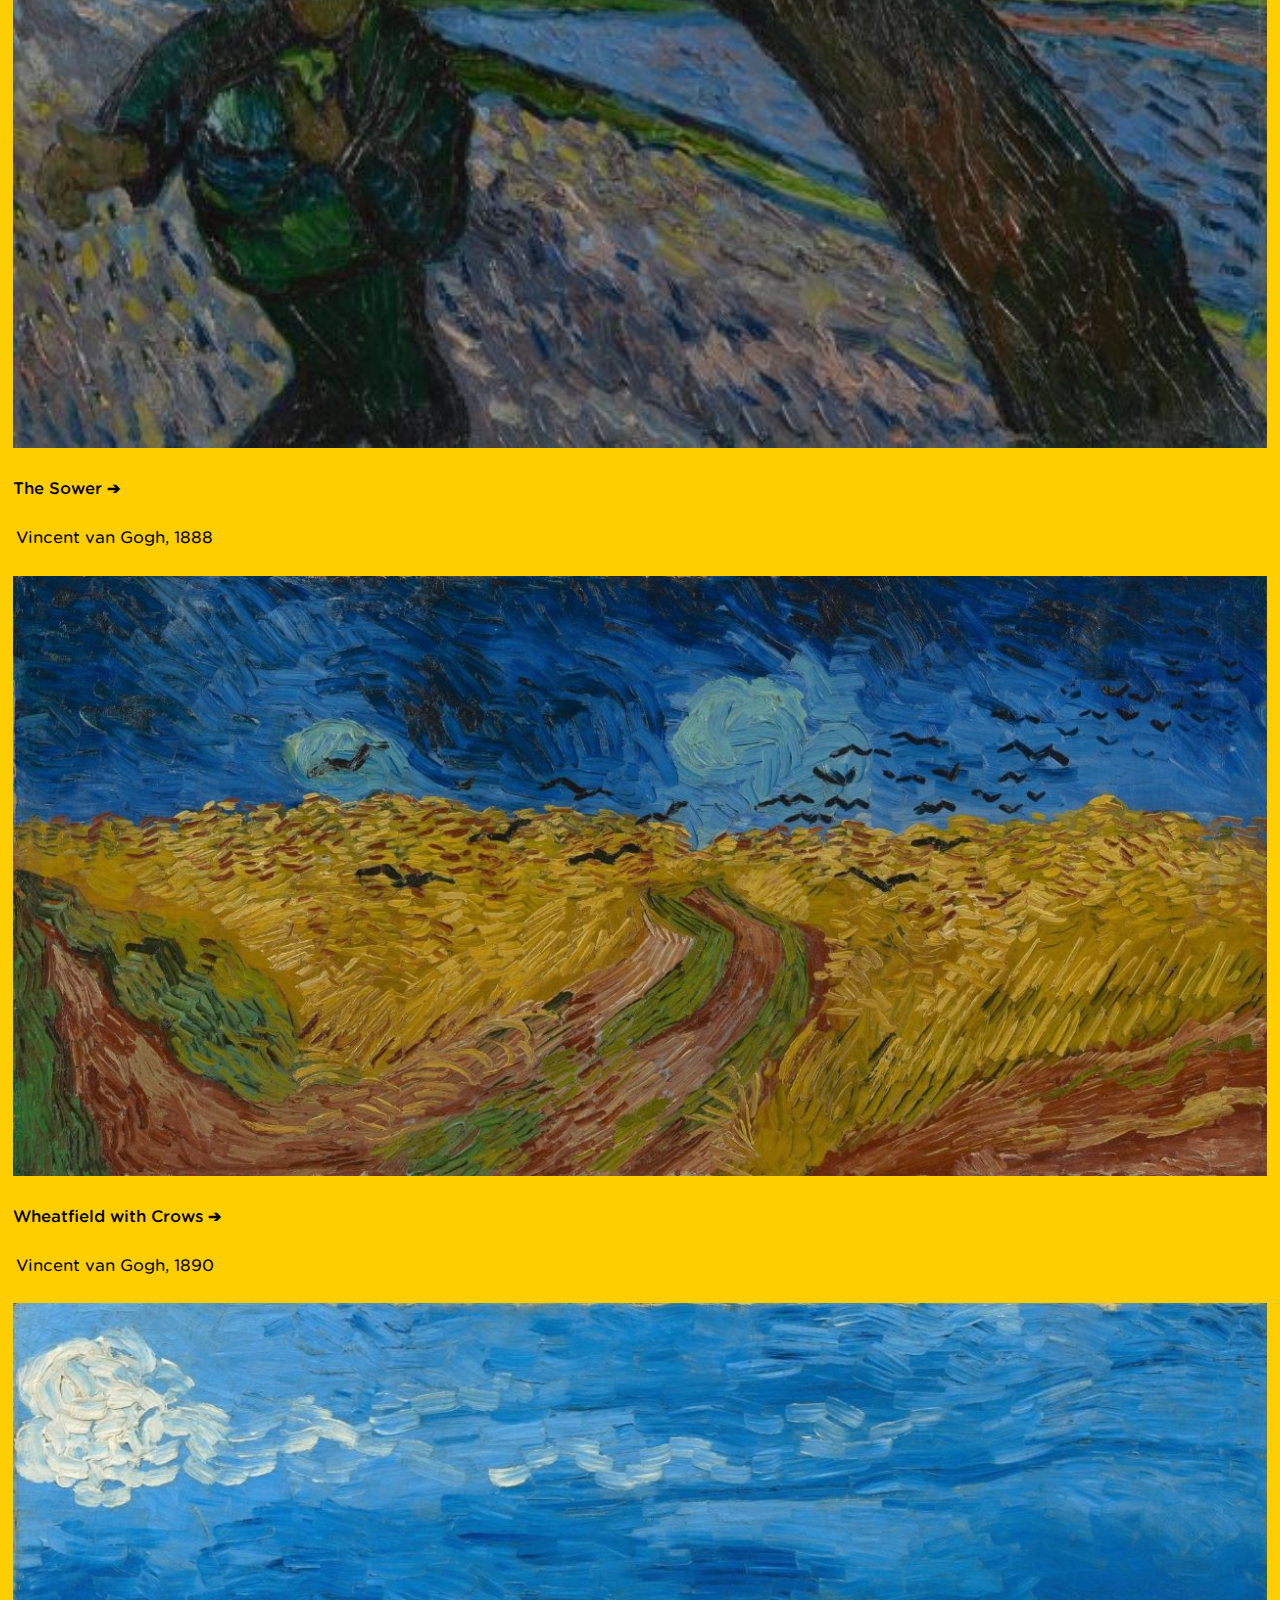
<file: collection.html>
<!doctype html>
<html lang="en">

<head>
    <meta charset="UTF-8">
    <meta name="author" content="Michelle Akkermans">
    <meta name="viewport" content="width=device-width, initial-scale=1">

    <title>Van Gogh</title>
    <link href="styles/style2.css" rel="stylesheet">
    <link rel="icon" type="image/svg+xml" href="images/logo.png">
</head>

<body>
    <header>
        <button> Menu</button>

        <nav>
            <button> Sluit</button>
            <ul>
                <li><a href="#">Home</a></li>
                <li><a href="#">Tickets and visits</a></li>
                <li><a href="#">Art and Stories</a></li>
                <li><a href="#">About</a></li>
                <li><a href="#">Webstore</a></li>
            </ul>
        </nav>
        <a href="index.html"><img src="images/logo.png" alt="Black logo of the Van Gogh Museum"></a>
    </header>

    <main>
        <section>
            <h1>The Permanent Collection: Van Gogh's Masterpieces</h1>
            <p>Explore Vincent van Gogh's masterpieces in the museum's permanent exhibition. See his development as an
                artist in the museum galleries. Get to know his ideas and ambitions and step into Van Gogh's world. </p>
            <p>What</p>
            <p>Van Gogh's masterpieces</p>
            <p>When</p>
            <p>Always on view</p>
            <a href="#">Book tickets &#10132;</a>
       
            <iframe title="vimeo-player" src="https://player.vimeo.com/video/436351412?h=8aa00165cf"
                allowfullscreen=""></iframe>
        </section>

        <section>
            <h2> A new view</h2>
            <p>In the Rietveld building, you step directly into Van Gogh’s world. You obviously see his masterpieces,
                but also his drawings and letters. You discover the ideas and ambitions behind his art.</p>
            <p>Van Gogh experienced life and the world intensely and wanted his art to portray the great themes of life,
                such as anxiety, suffering, love and hope. You follow the on-going search of an artist who was
                constantly trying to improve himself. In this way, you get a new view of an artist you thought you knew.
            </p>
            <ul>
                <li><a href="#"> &#10132; Address and opening hours</a></li>
                <li><a href="#"> &#10132; Ticket prices </a></li>
                <li><a href="#"> &#10132; COVID safety meassures </a></li>
            </ul>


            <h2>Paintings, drawings and letters</h2>
            <p>The story of his art is told throughout the galleries, not only giving a permanent position to his
                paintings but also to his drawings and letters. Important aspects of Van Gogh’s art are highlighted and
                studied through varying themes.</p>
            <p>Van Gogh’s ambition to paint farmers, his search for colour and his personal interpretation of nature are
                given a prominent place in the museum, naturally featuring highlights like The Potato Eaters, The
                Bedroom, Sunflowers and Almond Blossom.</p>

            <h2>Inspiring the world</h2>
            <p>The huge impact of Van Gogh on the first generation of artists after his death will be shown by
                expressive works such as those by Maurice de Vlaminck and Kees van Dongen from the museum's own
                collection.</p>
            <p>A video installation in the hall shows how, after his death, Van Gogh has become the important
                (pop)cultural icon that he is today.</p>
            <p>Van Gogh's hope that his work might go on inspiring the world after his death has come true: until this
                very day he reaches out to millions of admirers.</p>
            <img src="images/selfportrait.jpeg" alt="Selfprotrait of Vincent van Gogh wearing a grey felt hat.">
            <p>In short</p>
            <a href="#">Van Gogh's Illness &#10132;</a>
        </section>

        <section>
            <h2> Collection highlights</h2>
            <ul>
                <li>
                    <img src="images/potatoeaters.jpeg" alt="Painting Van Gogh made, with people eating potatos in it.">
                    <a href="#">The Potato Eaters &#10132;</a>
                    <p>Vincent van Gogh, 1885</p>
                </li>

                <li>
                    <img src="images/sunflower.webp"
                        alt="Painting Van Gogh made, with a vase full of sunflowers in it.">
                    <a href="#">Sunflowers &#10132;</a>
                    <p>Vincent van Gogh, 1889</p>
                </li>

                <li>
                    <img src="images/almondblossom.jpeg" alt="Painting Van Gogh made, with almond blossoms in it.">
                    <a href="#">Almond Blossom &#10132;</a>
                    <p>Vincent van Gogh, 1890</p>
                </li>

                <li>
                    <img src="images/selfportraitpainter.jpeg" alt="Selfprotrait of Vincent van Gogh painting.">
                    <a href="#">Self-Portrait as a painter &#10132;</a>
                    <p>Vincent van Gogh, 1887-1888</p>
                </li>

                <li>
                    <img src="images/selfportrait.jpeg" alt="Selfprotrait of Vincent van Gogh wearing a grey felt hat.">
                    <a href="#">Self-Portrait with Grey Felt Hat &#10132;</a>
                    <p>Vincent van Gogh, 1885</p>
                </li>

                <li>
                    <img src="images/gardenwithcouples.jpeg"
                        alt="Painting Van Gogh made, with courting couples walking in a garden in it.">
                    <a href="#">Garden with Courting Couples: Square Saint-Pierre &#10132;</a>
                    <p>Vincent van Gogh, 1887</p>
                </li>

                <li>
                    <img src="images/theyellowhouse.jpeg"
                        alt="Painting Van Gogh made, with a yellow house on the corner of a street in it.">
                    <a href="#">The Yellow House (The Street) &#10132;</a>
                    <p>Vincent van Gogh, 1888</p>
                </li>

                <li>
                    <img src="images/thebedroom.jpeg" alt="Painting Van Gogh made, with a bedroom in it.">
                    <a href="#">The Bedroom &#10132;</a>
                    <p>Vincent van Gogh, 1888</p>
                </li>

                <li>
                    <img src="images/thesower.jpeg" alt="Painting Van Gogh made, with a sower walking outside in it.">
                    <a href="#">The Sower &#10132;</a>
                    <p>Vincent van Gogh, 1888</p>
                </li>

                <li>
                    <img src="images/wheatfieldwithcrows.jpeg"
                        alt="Painting Van Gogh made, with a wheatfield with crows flying above it in it.">
                    <a href="#">Wheatfield with Crows &#10132;</a>
                    <p>Vincent van Gogh, 1890</p>
                </li>

                <li>
                    <img src="images/wheatfieldthunder.jpeg"
                        alt="Painting Van Gogh made, with a wheatfield under a dark thunder sky above it in it.">
                    <a href="#">Wheatfield under Thunderclouds &#10132;</a>
                    <p>Vincent van Gogh, 1890</p>
                </li>

                <li>
                    <img src="images/treeroots.jpeg" alt="Painting Van Gogh made, with treeroots in it.">
                    <a href="#">Tree Roots &#10132;</a>
                    <p>Vincent van Gogh, 1890</p>
                </li>


            </ul>
        </section>
    </main>

</body>

<script defer src="scripts/script.js"></script>

</html>
</file>
<file: styles/style.css>
/**************/
/*    FONT    */
/**************/




@font-face {
	font-family: vangogh;
	src: url(../fonts/GothamRndSSm-Book_Web.woff2);
	font-weight: 400;
  }

  @font-face {
	font-family: vangogh;
	src: url(../fonts/GothamRndSSm-Medium_Web.woff2);
	font-weight: 700;
}




/**************/
/* CSS REMEDY */
/**************/




*, *::after, *::before {
  box-sizing:border-box; 
  margin: 0;
  padding:0; 
}

button, summary {
	cursor: pointer;
}





/*********************/
/* CUSTOM PROPERTIES */
/*********************/




:root {
	/* startje */
	--color-text: #0000;
	--color-text-image:#ffff;
	--color-background:#FFCE01;
	--link-active-color:#7f6700; 
	--button-hover:#4c3d00;
}




/*********************/
/*     DARK MODE     */
/*********************/




@media (prefers-color-scheme:dark) {
	:root {
		--color-text: white;
		--color-background: #5f5a43;
		--imageBrightness:.75;
	}
}



body{
	background-color: var(--color-background);
	font-family: vangogh, Arial, Helvetica, sans-serif;
}




/************/
/*  HEADER  */
/************/




header{
	position: relative;
	padding: 1em;
}



header img{
	width: 5em;
	height: 5em;
	border-radius: 0%;
	position: absolute;
	right: 1.5em;
	top:1.5em;
}



header button{
	padding: 1em;
	margin:1em;
	background-color: black;
	color: var(--color-text-image);
	border-radius: 1em;
}



header nav button{
	padding: 1em;
	margin:2em;
}



header nav{
	background-color: var(--color-background);
	position: fixed;
	top: 0;
	bottom: 0; 
	left: 0;
	right:0;

	transform:translateX(-99%);
	z-index: 10;
}



nav.open {
	transform:translateX(0%);
}



header ul{
	padding: 1em;
}



header nav ul li a{
	color: black;
	font-size: 1.3em;
	text-decoration: none;
	

	display: flex;
	row-gap: 1em;
}




/************/
/* ALGEMEEN */
/************/




main{
	color: var(--color-text);
}



main a{ 
	color: var(--color-text-image);
	text-decoration: none;
	font-weight: bold;
}



h1, h2, p, a{
	padding: 1em;
}



section a{
	color: black;
	display: flex;
	row-gap: 1em;
}



ul{
	list-style-type: none;
}



li{
	display: block;
}



section{
	color: black;
	text-align: left;
}




/****************/
/* MAIN LIJSTJE */
/****************/




div{
	color: var(--color-text-image);
}


main ul li {
	position: relative;
}



main ul li div {
	position: absolute;
	bottom:2em;
	left:1em;
	right:1em;
}



main ul li div h3 {
	padding: 1em;
}



main ul li div p {
 padding: 1em;
}



main ul li div a {
	margin: 1em;
}



main ul li div h3 em {
	display:block;
}



main ul li a img{
	display: block;
	width: 100%;
	height: auto;
	border-radius: 2em;
	padding: 1em;
}


/************/
/*  FOOTER  */
/************/



footer a{
	color: black;
	text-decoration: none;
	font-weight: bold;

	display: flex;
	row-gap: 1em;
}



/************/
/* STATES */
/************/


a:focus { 
	outline: none; 
	text-decoration:underline;
}


a:hover{
	transform: translateX(1%);
}


a:active {
	color:var(--link-active-color);
}


button:hover {
	background-color: var(--button-hover);
}
</file>
<file: styles/style2.css>
/**************/
/*    FONT    */
/**************/




@font-face {
	font-family: vangogh;
	src: url(../fonts/GothamRndSSm-Book_Web.woff2);
	font-weight: 400;
  }

  @font-face {
	font-family: vangogh;
	src: url(../fonts/GothamRndSSm-Medium_Web.woff2);
	font-weight: 700;
}




/**************/
/* CSS REMEDY */
/**************/




*, *::after, *::before {
  box-sizing:border-box; 
  margin: 0;
  padding:0; 
}



button, summary {
	cursor: pointer;
}




/*********************/
/* CUSTOM PROPERTIES */
/*********************/




:root {
	/* startje */
	--color-text-image:#ffff;
	--color-background:#FFCE01;
	--link-active-color:#7f6700; 
	--button-hover:#4c3d00; 
}




/*********************/
/*     DARK MODE     */
/*********************/




@media (prefers-color-scheme:dark) {
	:root {
		--color-background: #5f5a43;
		--imageBrightness:.75;
	}
}




/****************/
/* HEADER */
/****************/




header{
	position: relative;
	padding: 1em;
}



header img{
	width: 5em;
	height: 5em;
	border-radius: 0%;
	position: absolute;
	right: 1.5em;
	top:1.5em;
}



header button{
	padding: 1em;
	margin:1em;
	background-color: black;
	color: var(--color-text-image);
	border-radius: 1em;
}



header nav button{
	padding: 1em;
	margin:2em;
}



header nav{
	background-color: var(--color-background);
	position: fixed;
	top: 0;
	bottom: 0; 
	left: 0;
	right:0;

	transform:translateX(-99%);
	z-index: 10;
}



nav.open {
	transform:translateX(0%);
}



header ul{
	padding: 1em;
}



header nav ul li a{
	color: black;
	font-size: 1.3em;
	text-decoration: none;
	display: flex;
	row-gap: 1em;
}




/************/
/* ALGEMEEN */
/************/




body{
	color: black;
	background-color: var(--color-background);
	font-family: vangogh, Arial, Helvetica, sans-serif;
}



h1, h2, p{
    padding: 1em;
}



h3{
    padding: 1em;
    font-weight: normal;
}


main a{ 
	color: var(--color-text);
	text-decoration: none;
	font-weight: bold;

	padding: 1em;
	position: relative;
}



section:first-of-type p:nth-of-type(2){
    font-weight: bold;
}



section:first-of-type p:nth-of-type(4){
    font-weight: bold;
}



ul{
    list-style-type: none;    
}



li{
	display: block;
}



section{
	color: var(--color-text);
	text-align: left;
}



section:first-of-type a{
	padding: .5em;
	line-height: 2em;
	font-size: 1.5em;
}

section button a{
	color: var(--color-text-image);
	font-size: 1.5em;
}


/*n+2 is vanaf 2e sectie*/
section:nth-of-type(N+2) a{
	display: flex;
	row-gap: 1em;
}




/************/
/* MAIN */
/************/




ul li a{
    padding: .8em;
}



ul li img{
    width: 100%;
	height: 100%;
	object-fit: cover;
	padding: .8em;
	filter: brightness(var(--imageBrightness))
}



section:nth-of-type(2) img{
	width: 100%;
	height: 100%;
	object-fit: cover;
    padding: .8em;
}



iframe{
	border: none;
	padding: 1em;
}




/************/
/* STATES */
/************/




a:focus { 
	outline: none; 
	text-decoration:underline;
}


a:hover{
	transform: translateX(1%);
}


a:active {
	color:var(--link-active-color);
}


button:hover {
	background-color: var(--button-hover);
}
</file>
